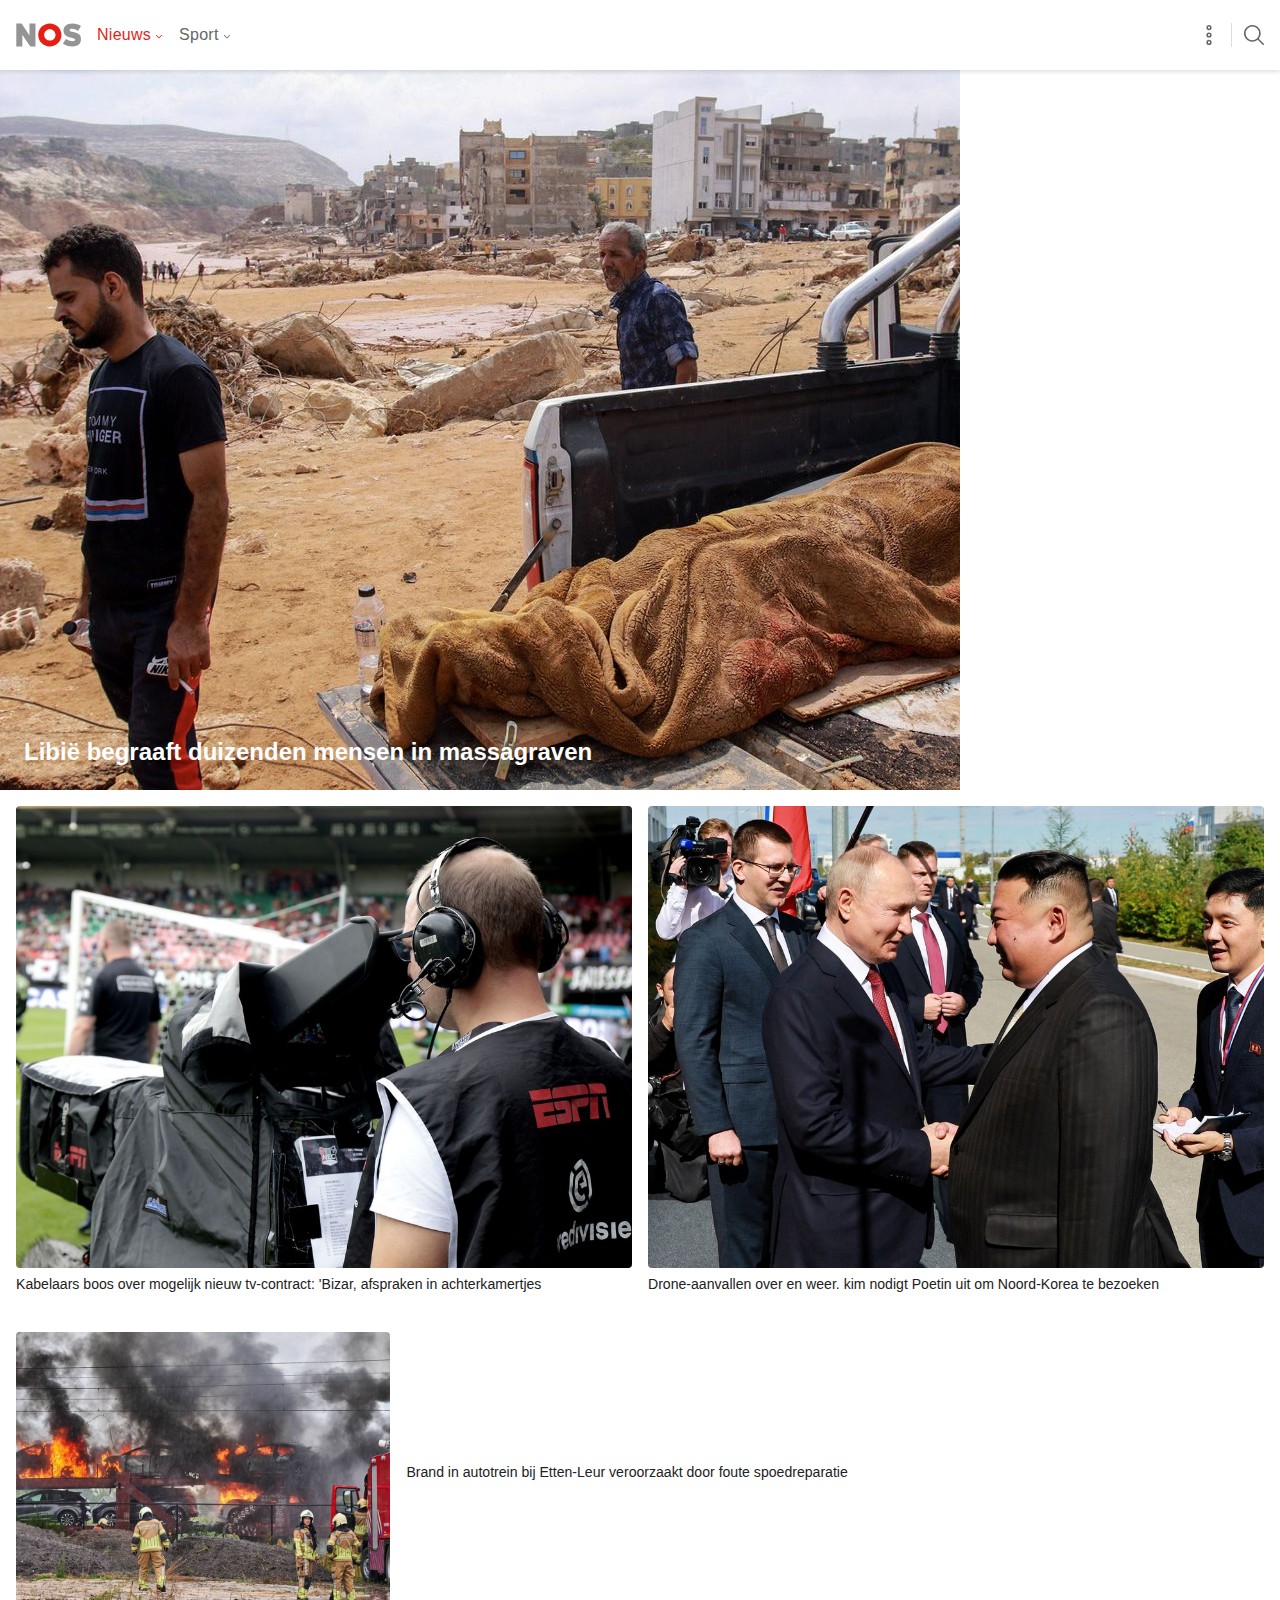
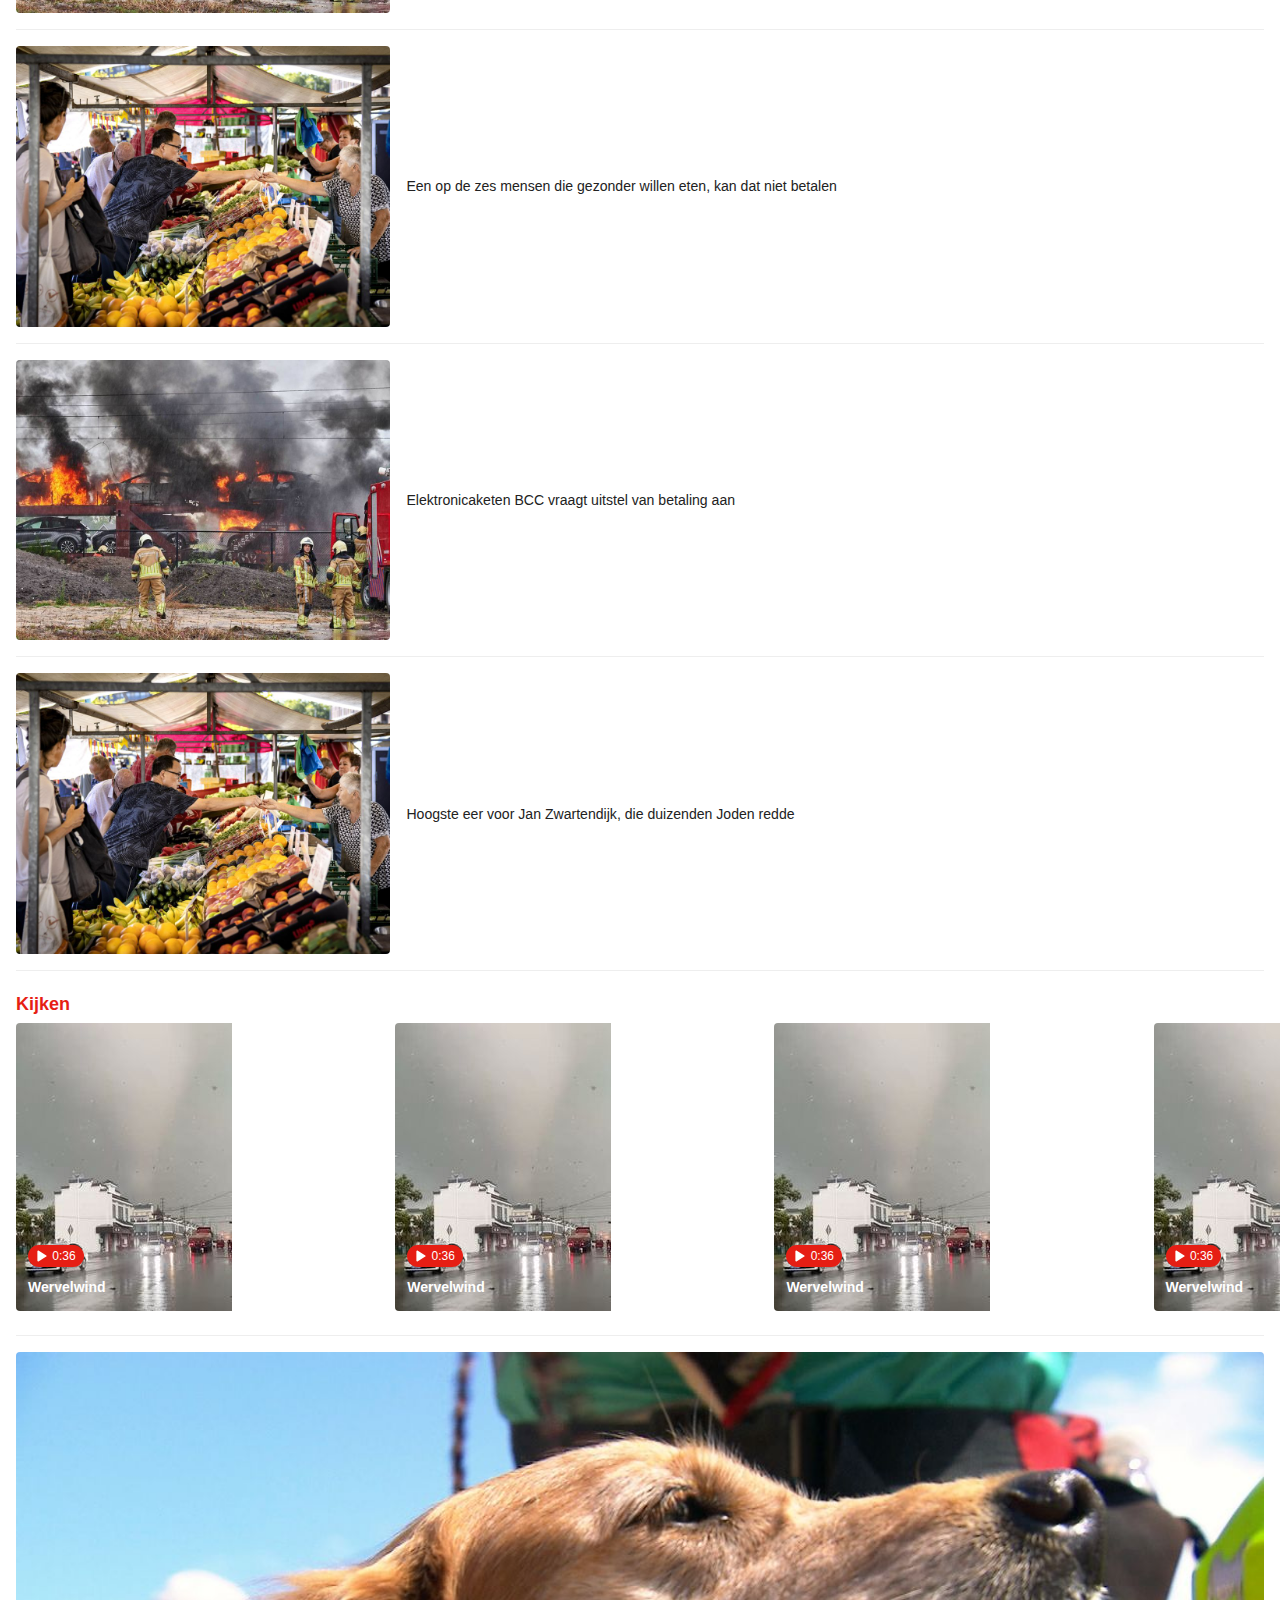
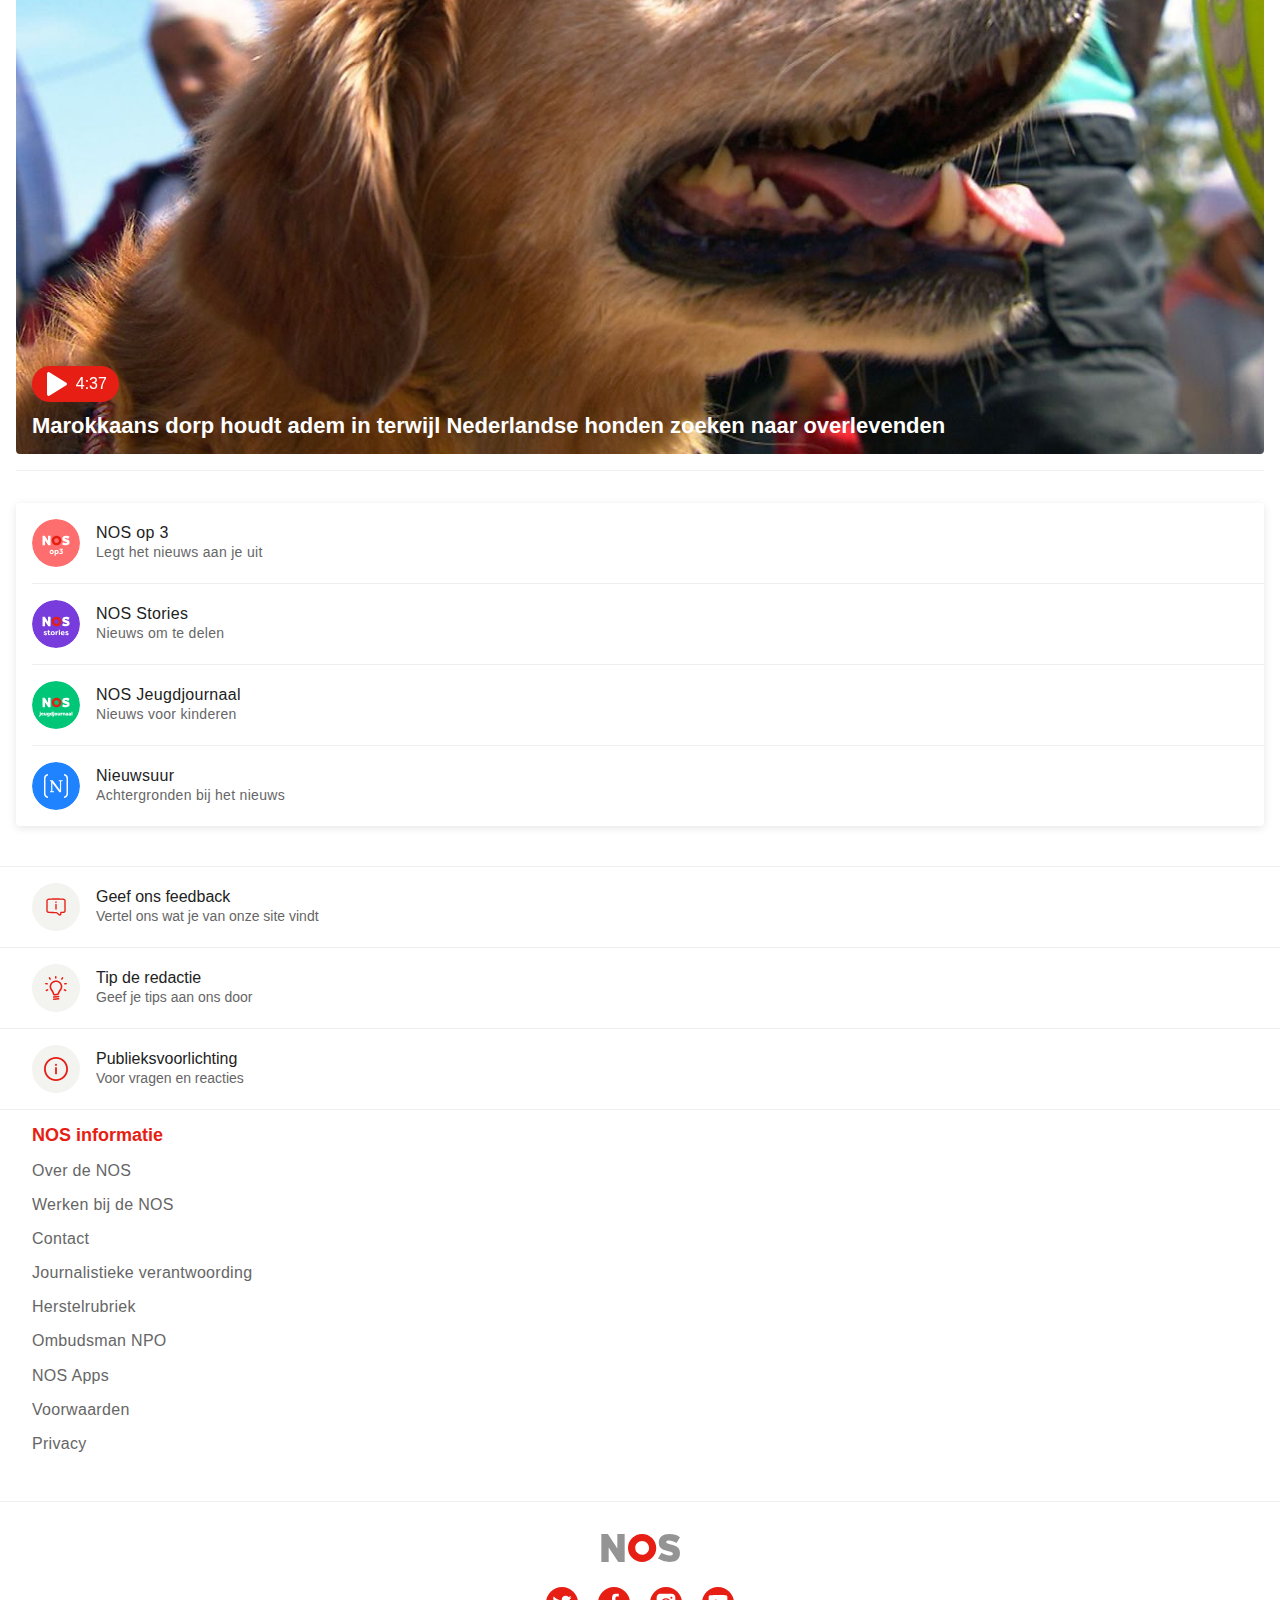
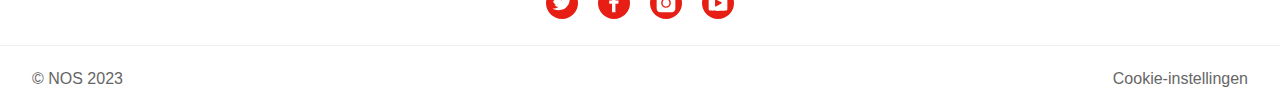
<file: index.html>
<!doctype html>
<html lang="nl">
	
<head>
	<meta charset="UTF-8">
	<meta name="author" content="Michael Peek">
	<meta name="viewport" content="width=device-width, initial-scale=1">
	
	<title>NOS</title>
	
	<link href="styles/style.css" rel="stylesheet">
	<link rel="icon" type="image/svg+xml" href="images/favicon.svg">
</head>





<body>

	<h1>NOS homepagina</h1>

	<header>

		<nav aria-label="hoofdnavigatie">
			<ul>
				<li>
					<a title="Link naar de homepage" href="index.html">

						<svg width="79" height="28" viewBox="0 0 79 28">
							<g fill="none" fill-rule="evenodd">
								<path fill="currentColor" d="M78.94 18.93c0-5.31-2.57-6.91-9.32-8.54-3.46-.8-4.41-1.27-4.41-2.28 0-.96.53-1.66 2.76-1.66 2.72 0 5.1.93 7.48 2.55 0 0 3.15-5.01 3.49-5.87C76.2 1.12 72.92 0 68.35 0c-6.48 0-10.58 3.44-10.58 8.54 0 5.4 3.1 7.19 9.58 8.7 3.6.84 4.57 1.46 4.57 2.47 0 1.27-.85 1.74-3.5 1.74-2.49 0-5.9-1.36-7.85-2.71l-3.6 5.87a21.29 21.29 0 0 0 11.3 3.29c6.45 0 10.67-2.33 10.67-8.73"></path>
								<path fill="#E61E14" d="M27 13.95C27 6.25 33.32 0 41.12 0c7.8 0 14.13 6.25 14.13 13.95S48.92 27.9 41.12 27.9C33.32 27.9 27 21.65 27 13.95m7.2 0c0-3.78 3.1-6.84 6.92-6.84 3.83 0 6.93 3.06 6.93 6.84s-3.1 6.84-6.93 6.84a6.89 6.89 0 0 1-6.93-6.84"></path>
								<path fill="currentColor" d="M23.67 27.9V0h-7.33v14.35S6.88 0 6.82 0H.36v27.9h7.32V13.55l9.63 14.35h6.36z"></path>
							</g>
						</svg>

					</a>
				</li>

				<li>

					<button aria-label="nieuws">

						<p>Nieuws</p>

						<svg viewBox="0 0 9 6">
							<path fill="currentColor" d="M4.179 4.865a.45.45 0 0 0 .606.034l.037-.034 3.045-3.08a.464.464 0 0 0 0-.65.45.45 0 0 0-.606-.034l-.037.034L4.5 3.89 1.776 1.135A.45.45 0 0 0 1.17 1.1l-.037.034a.464.464 0 0 0-.033.613l.033.037 3.046 3.08z"></path>
						</svg>

					</button>

					<ol role="menu">

						<li role="menuitem">
							<a href="/">
								<p>Voorpagina</p>
							</a>
							<object></object>
						</li>

						<li role="menuitem">
							<a href="/">
								<p>Laatste nieuws</p>
							</a>
							<object></object>
						</li>

						<li role="menuitem">
							<a href="/">
								<p>Video's</p>
							</a>
							<object></object>
						</li>

						<li role="menuitem">
							<a href="/">
								<p>Binnenland</p>
							</a>
							<object></object>
						</li>

						<li role="menuitem">
							<a href="/">
								<p>Buitenland</p>
							</a>
							<object></object>
						</li>

						<li role="menuitem">
							<a href="/">
								<p>Regionaal nieuws</p>
							</a>
							<object></object>
						</li>

						<li role="menuitem">
							<a href="/">
								<p>Politiek</p>
							</a>
							<object></object>
						</li>

						<li role="menuitem">
							<a href="/">
								<p>Economie</p>
							</a>
							<object></object>
						</li>

						<li role="menuitem">
							<a href="/">
								<p>Koningshuis</p>
							</a>
							<object></object>
						</li>

						<li role="menuitem">
							<a href="/">
								<p>Tech</p>
							</a>
							<object></object>
						</li>

						<li role="menuitem">
							<a href="/">
								<p>Cultuur & Media</p>
							</a>
							<object></object>
						</li>

						<li role="menuitem">
							<a href="/">
								<p>Opmerkelijk</p>
							</a>
							<object></object>
						</li>

						<li role="menuitem">
							<a href="/">
								<p>Archief</p>
							</a>
							<object></object>
						</li>

					</ol>

				</li>

				<li>

					<button aria-label="sport">

						<p>Sport</p>

						<svg viewBox="0 0 9 6">
							<path fill="currentColor" d="M4.179 4.865a.45.45 0 0 0 .606.034l.037-.034 3.045-3.08a.464.464 0 0 0 0-.65.45.45 0 0 0-.606-.034l-.037.034L4.5 3.89 1.776 1.135A.45.45 0 0 0 1.17 1.1l-.037.034a.464.464 0 0 0-.033.613l.033.037 3.046 3.08z"></path>
						</svg>

					</button>

					<ol role="menu">

						<li role="menuitem">
							<a href="/">
								<p>Voorpagina</p>
							</a>
							<object></object>
						</li>

						<li role="menuitem">
							<a href="/">
								<p>Video's</p>
							</a>
							<object></object>
						</li>

						<li role="menuitem">
							<a href="/">
								<p>Voetbal</p>
							</a>
							<object></object>
						</li>

						<li role="menuitem">
							<a href="/">
								<p>Formule 1</p>
							</a>
							<object></object>
						</li>

						<li role="menuitem">
							<a href="/">
								<p>Wielrennen</p>
							</a>
							<object></object>
						</li>

						<li role="menuitem">
							<a href="/">
								<p>Schaatsen</p>
							</a>
							<object></object>
						</li>

						<li role="menuitem">
							<a href="/">
								<p>Tennis</p>
							</a>
							<object></object>
						</li>

						
						<li role="menuitem">
							<a href="/">
								<p>Archief</p>
							</a>
							<object></object>
						</li>

					</ol>

				</li>
			</ul>
		</nav>


		<nav aria-label="zijnavigatie">
			<ul>
				<li>
					<button aria-label="meer">
						
						<svg width="24" height="24" viewBox="0 0 24 24">
							<path fill="currentColor" d="M3.13 8.87a3.13 3.13 0 1 1 0 6.26 3.13 3.13 0 0 1 0-6.26zm8.87 0a3.13 3.13 0 1 1 0 6.26 3.13 3.13 0 0 1 0-6.26zm8.87 0a3.13 3.13 0 1 1 0 6.26 3.13 3.13 0 0 1 0-6.26zm-17.74 1.8a1.33 1.33 0 1 0 0 2.66 1.33 1.33 0 0 0 0-2.66zm8.87 0a1.33 1.33 0 1 0 0 2.66 1.33 1.33 0 0 0 0-2.66zm8.87 0a1.33 1.33 0 1 0 0 2.66 1.33 1.33 0 0 0 0-2.66z"></path>
						</svg>

					</button>

					<ol role="menu">

						<li role="menuitem">
							<a href="/">
								<p>Live</p>
							</a>
							<object></object>
						</li>

						<li role="menuitem">
							<a href="/">
								<p>Programma's</p>
							</a>
							<object></object>
						</li>

						<li role="menuitem">
							<a href="/">
								<p>Weer</p>
							</a>
							<object></object>
						</li>

					</ol>

				</li>

				<li>

					<object aria-label="nav_streep"></object>

					<a aria-label="zoeken" href="/">
						
						<svg width="24" height="24" viewBox="0 0 24 24" id="zoek">
							<path fill="currentColor" fill-rule="nonzero" d="M10.04 0c5.545 0 10.04 4.495 10.04 10.04a10 10 0 0 1-2.333 6.435l5.99 5.992a.9.9 0 0 1-1.205 1.334l-.068-.061-5.992-5.99a10.005 10.005 0 0 1-6.432 2.33C4.495 20.08 0 15.585 0 10.04 0 4.495 4.495 0 10.04 0zm0 1.8a8.241 8.241 0 0 0 0 16.48 8.241 8.241 0 0 0 0-16.48z"></path>
						</svg>

					</a>

				</li>
			</ul>
		</nav>

	</header>


	<!-------------------------------START HOOFD ARIEKELEN------------------------------->


	<section id="hoofdartikel">
		<ul>
			<li>
				<a href="artikel.html">
					<h2>
						Libië begraaft duizenden mensen in massagraven
					</h2>

					<figure>
						<img src="images/hoofdartikel1.jpg" alt="Libië begraaft duizenden mensen in massagraven">
					</figure>
				</a>
			</li>
		</ul>
	</section>


	<section id="subartikels">
	
		<ul>
			<li>
				<a href="artikel.html">
					<figure>
						<img src="images/grootartikel1.jpeg" alt="Kabelaars boos over mogelijk nieuw tv-contract">
					</figure>

					<h2>
						Kabelaars boos over mogelijk nieuw tv-contract: 'Bizar, afspraken in achterkamertjes
					</h2>
				</a>
			</li>

			<li>
				<a href="artikel.html">
					<figure>
						<img src="images/grootartikel2.jpeg" alt="Drone-aanvallen over en weer">
					</figure>

					<h2>
						Drone-aanvallen over en weer. kim nodigt Poetin uit om Noord-Korea te bezoeken
					</h2>
				</a>
			</li>
		</ul>
		
	</section>





	<div>

		<!-------------------------------START ARIEKELS ONDER ELKAAR------------------------------->

		<section id="row_artikel">
			<ul>
				<li>
					<a href="artikel.html">
						<figure>
							<img src="images/artikel1.jpeg">
						</figure>
						<h2>
							Brand in autotrein bij Etten-Leur veroorzaakt door foute spoedreparatie
						</h2>
					</a>
				</li>
	
				<li>
					<a href="artikel.html">
						<figure>
							<img src="images/artikel2.jpeg">
						</figure>
						<h2>
							Een op de zes mensen die gezonder willen eten, kan dat niet betalen
						</h2>
					</a>
				</li>

				<li>
					<a href="artikel.html">
						<figure>
							<img src="images/artikel1.jpeg">
						</figure>
						<h2>
							Elektronicaketen BCC vraagt uitstel van betaling aan
						</h2>
					</a>
				</li>

				
				<li>
					<a href="artikel.html">
						<figure>
							<img src="images/artikel2.jpeg">
						</figure>
						<h2>
							Hoogste eer voor Jan Zwartendijk, die duizenden Joden redde
						</h2>
					</a>
				</li>
			</ul>

		</section>

		<!-------------------------------START VIDEO CAROUSEL------------------------------->

		<section id="kijken_carousel">
			<h2 id="sectie_titel">
				Kijken
			</h2>
			
			<ul>

				<li>
					<a href="/">

						<section>

							<object>

								<svg width="26" height="26" viewBox="0 0 26 26" aria-hidden="true">
									<path fill="currentColor" d="M22.3 11.76 5.34 1.23C4.33.61 3 1.31 3 2.47v21.06c0 1.16 1.33 1.86 2.33 1.24L22.3 14.24c.93-.58.93-1.9 0-2.47"></path>
								</svg>

								<span>
									<time datetime="0m 36s">0:36</time>
								</span>

							</object>

							<h3>
								Wervelwind
							</h3>

						</section>

						<figure>
							<img src="images/filmpjeklijn.jpeg">
						</figure>

					</a>
				</li>

				<li>
					<a href="/">

						<section>

							<object>

								<svg width="26" height="26" viewBox="0 0 26 26" aria-hidden="true">
									<path fill="currentColor" d="M22.3 11.76 5.34 1.23C4.33.61 3 1.31 3 2.47v21.06c0 1.16 1.33 1.86 2.33 1.24L22.3 14.24c.93-.58.93-1.9 0-2.47"></path>
								</svg>

								<span>
									<time datetime="0m 36s">0:36</time>
								</span>

							</object>

							<h3>
								Wervelwind
							</h3>

						</section>

						<figure>
							<img src="images/filmpjeklijn.jpeg">
						</figure>

					</a>
				</li>

				<li>
					<a href="/">

						<section>

							<object>

								<svg width="26" height="26" viewBox="0 0 26 26" aria-hidden="true">
									<path fill="currentColor" d="M22.3 11.76 5.34 1.23C4.33.61 3 1.31 3 2.47v21.06c0 1.16 1.33 1.86 2.33 1.24L22.3 14.24c.93-.58.93-1.9 0-2.47"></path>
								</svg>

								<span>
									<time datetime="0m 36s">0:36</time>
								</span>

							</object>

							<h3>
								Wervelwind
							</h3>

						</section>

						<figure>
							<img src="images/filmpjeklijn.jpeg">
						</figure>

					</a>
				</li>

				<li>
					<a href="/">

						<section>

							<object>

								<svg width="26" height="26" viewBox="0 0 26 26" aria-hidden="true">
									<path fill="currentColor" d="M22.3 11.76 5.34 1.23C4.33.61 3 1.31 3 2.47v21.06c0 1.16 1.33 1.86 2.33 1.24L22.3 14.24c.93-.58.93-1.9 0-2.47"></path>
								</svg>

								<span>
									<time datetime="0m 36s">0:36</time>
								</span>

							</object>

							<h3>
								Wervelwind
							</h3>

						</section>

						<figure>
							<img src="images/filmpjeklijn.jpeg">
						</figure>

					</a>
				</li>

				<li>
					<a href="/">

						<section>

							<object>

								<svg width="26" height="26" viewBox="0 0 26 26" aria-hidden="true">
									<path fill="currentColor" d="M22.3 11.76 5.34 1.23C4.33.61 3 1.31 3 2.47v21.06c0 1.16 1.33 1.86 2.33 1.24L22.3 14.24c.93-.58.93-1.9 0-2.47"></path>
								</svg>

								<span>
									<time datetime="0m 36s">0:36</time>
								</span>

							</object>

							<h3>
								Wervelwind
							</h3>

						</section>

						<figure>
							<img src="images/filmpjeklijn.jpeg">
						</figure>

					</a>
				</li>

				<li>
					<a href="/">

						<section>

							<object>

								<svg width="26" height="26" viewBox="0 0 26 26" aria-hidden="true">
									<path fill="currentColor" d="M22.3 11.76 5.34 1.23C4.33.61 3 1.31 3 2.47v21.06c0 1.16 1.33 1.86 2.33 1.24L22.3 14.24c.93-.58.93-1.9 0-2.47"></path>
								</svg>

								<span>
									<time datetime="0m 36s">0:36</time>
								</span>

							</object>

							<h3>
								Wervelwind
							</h3>

						</section>

						<figure>
							<img src="images/filmpjeklijn.jpeg">
						</figure>

					</a>
				</li>

				<li>
					<a href="/">

						<section>

							<object>

								<svg width="26" height="26" viewBox="0 0 26 26" aria-hidden="true">
									<path fill="currentColor" d="M22.3 11.76 5.34 1.23C4.33.61 3 1.31 3 2.47v21.06c0 1.16 1.33 1.86 2.33 1.24L22.3 14.24c.93-.58.93-1.9 0-2.47"></path>
								</svg>

								<span>
									<time datetime="0m 36s">0:36</time>
								</span>

							</object>

							<h3>
								Wervelwind
							</h3>

						</section>

						<figure>
							<img src="images/filmpjeklijn.jpeg">
						</figure>

					</a>
				</li>

				<li>
					<a href="/">

						<section>

							<object>

								<svg width="26" height="26" viewBox="0 0 26 26" aria-hidden="true">
									<path fill="currentColor" d="M22.3 11.76 5.34 1.23C4.33.61 3 1.31 3 2.47v21.06c0 1.16 1.33 1.86 2.33 1.24L22.3 14.24c.93-.58.93-1.9 0-2.47"></path>
								</svg>

								<span>
									<time datetime="0m 36s">0:36</time>
								</span>

							</object>

							<h3>
								Wervelwind
							</h3>

						</section>

						<figure>
							<img src="images/filmpjeklijn.jpeg">
						</figure>

					</a>
				</li>

				<li>
					<a href="/">

						<section>

							<object>

								<svg width="26" height="26" viewBox="0 0 26 26" aria-hidden="true">
									<path fill="currentColor" d="M22.3 11.76 5.34 1.23C4.33.61 3 1.31 3 2.47v21.06c0 1.16 1.33 1.86 2.33 1.24L22.3 14.24c.93-.58.93-1.9 0-2.47"></path>
								</svg>

								<span>
									<time datetime="0m 36s">0:36</time>
								</span>

							</object>

							<h3>
								Wervelwind
							</h3>

						</section>

						<figure>
							<img src="images/filmpjeklijn.jpeg">
						</figure>

					</a>
				</li>
				

			</ul>

		</section>

		<!-------------------------------START GROTE VIDEO------------------------------->

		<section id="videogroot">

			<ul>
				<li>
					<a href="/">
						<section>

							<object>

								<svg width="26" height="26" viewBox="0 0 26 26" aria-hidden="true">
									<path fill="currentColor" d="M22.3 11.76 5.34 1.23C4.33.61 3 1.31 3 2.47v21.06c0 1.16 1.33 1.86 2.33 1.24L22.3 14.24c.93-.58.93-1.9 0-2.47"></path>
								</svg>

								<span>
									<time datetime="4m 37s">4:37</time>
								</span>

							</object>

							<h2>
								Marokkaans dorp houdt adem in terwijl Nederlandse honden zoeken naar overlevenden
							</h2>

						</section>

						<figure>
							<img src="images/video1.jpeg">
						</figure>

					</a>
				</li>
			</ul>

		</section>


		<!-- 
		<section>
			sliders artikelen en colecties
		</section>
		-->

		<!-------------------------------START ANDERE NOS APPS------------------------------->
		
		<section id="meer_nos">
			<ul>

				<li>

					<a aria-label="Ga naar NOS op 3" href="/">
						<section>

							<object id="meer_nos_svg">
								<svg width="60" height="60" viewBox="0 0 60 60">

									<g fill="none" fill-rule="evenodd">

										<circle cx="30" cy="30" r="30" fill="#FF6E6E"></circle>

										<path fill="#FFF" d="M24.674 42.545c.19 0 .36-.037.507-.11.148-.074.273-.175.375-.302.102-.126.178-.269.227-.427a1.645 1.645 0 0 0 0-.981 1.213 1.213 0 0 0-.227-.422 1.149 1.149 0 0 0-.375-.296c-.148-.074-.317-.11-.507-.11s-.361.036-.513.11a1.09 1.09 0 0 0-.375.296 1.36 1.36 0 0 0-.227.422 1.533 1.533 0 0 0-.079.49 1.504 1.504 0 0 0 .306.918c.1.127.224.228.375.301.152.074.323.111.513.111m-2.664-1.33c0-.366.065-.708.196-1.029a2.494 2.494 0 0 1 1.384-1.403c.327-.137.688-.206 1.083-.206s.754.069 1.078.206a2.509 2.509 0 0 1 1.378 1.404c.13.32.196.662.196 1.029 0 .365-.065.708-.196 1.028-.13.32-.311.6-.544.84-.232.238-.51.428-.834.569-.324.14-.683.211-1.078.211s-.756-.07-1.083-.211a2.539 2.539 0 0 1-1.384-1.409 2.707 2.707 0 0 1-.196-1.028m7.736 1.171c.197.134.489.2.876.2.374 0 .668-.124.883-.374.214-.25.322-.582.322-.998 0-.161-.02-.32-.058-.475a1.252 1.252 0 0 0-.18-.406.913.913 0 0 0-.317-.28c-.13-.07-.29-.105-.48-.105a.98.98 0 0 0-.777.348 1.234 1.234 0 0 0-.27.771v1.319zm-1.511-3.641h1.458c.013.092.024.181.031.269l.022.269c.161-.204.37-.36.623-.47.253-.108.518-.163.792-.163.36 0 .677.07.951.211.275.14.504.33.687.565.183.235.32.506.412.812.092.306.137.621.137.945 0 .457-.077.855-.232 1.193a2.479 2.479 0 0 1-.602.833c-.247.218-.525.38-.835.486-.31.105-.616.158-.92.158-.239 0-.436-.021-.59-.064a7.566 7.566 0 0 1-.423-.126v2.142h-1.511v-7.06zm6.392 3.229c.218.19.442.336.67.438.23.102.481.153.756.153.324 0 .593-.088.808-.264.215-.175.323-.422.323-.738a.966.966 0 0 0-.249-.655c-.165-.19-.427-.285-.787-.285-.133 0-.259.013-.375.037a1.476 1.476 0 0 0-.27.08l-.39-.623 1.7-1.741h-2.482v-1.32h4.184v1.088l-1.384 1.561c.528.099.928.32 1.2.665.27.345.406.777.406 1.298 0 .352-.072.665-.217.94a2.094 2.094 0 0 1-.576.69c-.24.187-.516.33-.829.428-.313.099-.64.148-.977.148a3.72 3.72 0 0 1-1.326-.222 3.18 3.18 0 0 1-1.01-.601l.825-1.077zm12.346-12.862c0-2.277-1.107-2.963-4.012-3.658-1.485-.348-1.897-.547-1.897-.978 0-.413.23-.712 1.188-.712 1.172 0 2.195.398 3.219 1.093 0 0 1.359-2.15 1.502-2.517C45.8 21.481 44.381 21 42.417 21c-2.79 0-4.555 1.474-4.555 3.66 0 2.318 1.337 3.08 4.126 3.726 1.551.364 1.964.629 1.964 1.059 0 .547-.363.746-1.502.746-1.073 0-2.541-.58-3.383-1.16l-1.551 2.517c1.204.795 3.003 1.408 4.868 1.408 2.773 0 4.59-.996 4.59-3.743"></path>

										<path fill="#E61E14" d="M24.619 26.978c0-3.302 2.721-5.978 6.079-5.978 3.357 0 6.08 2.676 6.08 5.978 0 3.302-2.723 5.978-6.08 5.978-3.358 0-6.08-2.676-6.08-5.978m3.098 0c0-1.62 1.335-2.933 2.982-2.933 1.647 0 2.982 1.314 2.982 2.933 0 1.62-1.335 2.933-2.982 2.933-1.647 0-2.982-1.313-2.982-2.933"></path>

										<path fill="#FFF" d="M23.185 32.956V21h-3.151v6.149S15.961 21 15.935 21h-2.78v11.956h3.153v-6.149l4.142 6.15h2.736z"></path>

									</g>

								</svg>
							</object>

							<object id="meer_nos_tekst">
								<span id="meer_nos_tekst_titel">
									NOS op 3
								</span>

								<span id="meer_nos_tekst_inleiding">
									Legt het nieuws aan je uit
								</span>
							</object>

						</section>
					</a>

					<object id="meer_nos_line"></object>

				</li>


				<li>

					<a aria-label="Ga naar NOS Stories" href="/">
						<section>

							<object id="meer_nos_svg">

								<svg width="60" height="60" viewBox="0 0 60 60">

									<g fill="none" fill-rule="evenodd">

										<circle cx="30" cy="30" r="30" fill="#783CDC"></circle>
										
										<path fill="#FFF" d="M15.132 42.408c.158.142.366.26.624.355.258.095.507.143.748.143.22 0 .402-.027.547-.082a.307.307 0 0 0 .216-.314.317.317 0 0 0-.046-.168.44.44 0 0 0-.17-.142 2.154 2.154 0 0 0-.346-.137 12.02 12.02 0 0 0-.562-.162 3.823 3.823 0 0 1-.552-.188 1.993 1.993 0 0 1-.485-.29 1.319 1.319 0 0 1-.34-.416 1.182 1.182 0 0 1-.13-.568c0-.223.052-.425.155-.604.103-.18.246-.335.428-.467.183-.132.4-.233.65-.305.251-.07.521-.106.81-.106.413 0 .774.046 1.084.137.31.092.594.225.856.401l-.63.964a3.29 3.29 0 0 0-.541-.274 1.86 1.86 0 0 0-.686-.121c-.227 0-.392.032-.495.096-.104.064-.155.15-.155.259 0 .155.106.27.32.345.213.074.502.159.866.254.496.135.855.32 1.078.558.224.237.336.552.336.944 0 .264-.06.49-.18.68-.121.19-.283.347-.486.472s-.433.218-.69.279c-.259.06-.522.091-.79.091-.433 0-.843-.057-1.228-.172-.385-.115-.698-.291-.938-.528l.733-.934zm4.735-2.142h-.763V39.12h.763v-1.44h1.486v1.44H22.6v1.147h-1.247v1.878c0 .23.046.408.14.533.092.126.238.188.438.188a.93.93 0 0 0 .392-.076c.11-.05.213-.11.31-.178l.598.893c-.468.366-.977.549-1.527.549-.344 0-.633-.05-.867-.148a1.45 1.45 0 0 1-.567-.406c-.145-.172-.248-.38-.31-.624s-.093-.514-.093-.812v-1.798zm6.098 2.508a1.08 1.08 0 0 0 .861-.397c.1-.121.174-.258.222-.41a1.566 1.566 0 0 0 0-.944 1.155 1.155 0 0 0-.222-.406 1.117 1.117 0 0 0-.366-.285 1.122 1.122 0 0 0-.495-.106 1.15 1.15 0 0 0-.5.106c-.149.071-.27.166-.367.285-.096.118-.17.253-.222.406a1.477 1.477 0 0 0 0 .944c.052.152.126.289.222.41.096.123.218.219.366.29.148.071.315.107.5.107m-2.6-1.28c0-.351.065-.681.192-.989.127-.308.304-.577.531-.807.227-.23.5-.411.82-.543.32-.132.672-.198 1.058-.198.385 0 .736.066 1.052.198.316.132.588.313.815.543a2.514 2.514 0 0 1 .722 1.797 2.51 2.51 0 0 1-.722 1.796c-.227.23-.499.413-.815.548a2.635 2.635 0 0 1-1.052.203c-.386 0-.738-.067-1.058-.203a2.505 2.505 0 0 1-.82-.548 2.484 2.484 0 0 1-.531-.807 2.568 2.568 0 0 1-.191-.99m6.077-2.374h1.423l.052.598c.124-.162.294-.318.51-.466.217-.15.497-.224.842-.224.13 0 .242.007.335.02.093.014.184.038.273.072l-.237 1.288a1.817 1.817 0 0 0-.537-.07c-.35 0-.634.103-.85.31-.217.206-.326.498-.326.877v2.355h-1.485v-4.76zm4.095 4.76h1.486v-4.76h-1.486v4.76zm-.051-5.461h1.589v-1.31h-1.59v1.31zm5.942 2.578a.835.835 0 0 0-.062-.31.91.91 0 0 0-.185-.289 1.02 1.02 0 0 0-.31-.218 1.053 1.053 0 0 0-.444-.086 1.12 1.12 0 0 0-.453.086c-.131.058-.24.13-.325.218a.93.93 0 0 0-.196.29.783.783 0 0 0-.068.31h2.043zm1.3 2.365c-.055.034-.138.09-.247.168a2.27 2.27 0 0 1-.429.228 3.94 3.94 0 0 1-.624.198c-.24.058-.516.086-.825.086-.413 0-.784-.062-1.114-.187-.33-.126-.61-.3-.841-.523a2.199 2.199 0 0 1-.526-.807 2.897 2.897 0 0 1-.18-1.04c0-.332.056-.652.17-.96.113-.308.276-.577.49-.807.212-.23.474-.414.783-.553.31-.139.66-.208 1.053-.208.392 0 .736.068 1.032.203.295.136.545.323.748.563.202.24.355.528.459.863.103.335.154.702.154 1.101v.244h-3.446c.007.257.122.482.346.675.224.193.531.29.923.29.386 0 .699-.056.94-.168a3.2 3.2 0 0 0 .525-.29l.61.924zm1.444-.954c.159.142.367.26.625.355.258.095.507.143.748.143.22 0 .402-.027.546-.082a.307.307 0 0 0 .217-.314.317.317 0 0 0-.046-.168.44.44 0 0 0-.17-.142 2.154 2.154 0 0 0-.346-.137 12.02 12.02 0 0 0-.562-.162 3.823 3.823 0 0 1-.552-.188 1.974 1.974 0 0 1-.485-.29 1.319 1.319 0 0 1-.34-.416 1.182 1.182 0 0 1-.13-.568c0-.223.052-.425.155-.604.103-.18.246-.335.428-.467s.399-.233.65-.305c.251-.07.521-.106.81-.106.413 0 .774.046 1.083.137.31.092.595.225.857.401l-.63.964a3.33 3.33 0 0 0-.541-.274 1.86 1.86 0 0 0-.686-.121c-.227 0-.392.032-.496.096-.103.064-.154.15-.154.259 0 .155.106.27.32.345.212.074.501.159.866.254.495.135.855.32 1.078.558.224.237.335.552.335.944 0 .264-.06.49-.18.68-.12.19-.282.347-.485.472s-.433.218-.691.279c-.258.06-.521.091-.79.091-.433 0-.842-.057-1.227-.172a2.21 2.21 0 0 1-.939-.528l.732-.934zm4.801-13.295c0-2.277-1.107-2.963-4.012-3.658-1.485-.348-1.897-.547-1.897-.978 0-.413.23-.712 1.188-.712 1.172 0 2.195.398 3.219 1.093 0 0 1.359-2.15 1.502-2.517C45.8 21.481 44.381 21 42.417 21c-2.79 0-4.555 1.474-4.555 3.66 0 2.318 1.337 3.08 4.126 3.726 1.551.364 1.964.629 1.964 1.059 0 .547-.363.746-1.502.746-1.073 0-2.541-.58-3.383-1.16l-1.551 2.517c1.204.795 3.003 1.408 4.868 1.408 2.773 0 4.59-.996 4.59-3.743"></path>

										<path fill="#E61E14" d="M24.619 26.978c0-3.302 2.721-5.978 6.079-5.978 3.357 0 6.08 2.676 6.08 5.978 0 3.302-2.723 5.978-6.08 5.978-3.358 0-6.08-2.676-6.08-5.978m3.098 0c0-1.62 1.335-2.933 2.982-2.933 1.647 0 2.982 1.314 2.982 2.933 0 1.62-1.335 2.933-2.982 2.933-1.647 0-2.982-1.313-2.982-2.933"></path>

										<path fill="#FFF" d="M23.185 32.956V21h-3.151v6.149S15.961 21 15.935 21h-2.78v11.956h3.153v-6.149l4.142 6.15h2.736z"></path>
									
									</g>

								</svg>

							</object>

							<object id="meer_nos_tekst">
								<span id="meer_nos_tekst_titel">
									NOS Stories
								</span>

								<span id="meer_nos_tekst_inleiding">
									Nieuws om te delen
								</span>
							</object>

						</section>
					</a>

					<object id="meer_nos_line"></object>
					
				</li>


				<li>

					<a aria-label="Ga naar NOS Jeugdjournaal" href="/">
						<section>

							<object id="meer_nos_svg">

								<svg width="60" height="60" viewBox="0 0 60 60">
						
									<g fill="none" fill-rule="evenodd">
										
										<circle cx="30" cy="30" r="30" fill="#00C678"></circle>
										
										<path fill="#FFF" fill-rule="nonzero" d="M10.963 39.262v-.931h-1.28v.931h1.28zM9.466 44.4c.289 0 .527-.043.714-.13.186-.086.334-.207.444-.364.11-.156.185-.34.227-.553.042-.212.063-.444.063-.696V39.71H9.732v3.087c0 .182-.03.327-.088.434-.058.107-.19.161-.396.161a.577.577 0 0 1-.216-.042 1.59 1.59 0 0 1-.204-.098l-.44.805c.135.112.298.197.49.255.19.059.387.088.588.088zm3.716-1.288c.164 0 .318-.013.463-.038.144-.026.275-.056.392-.091a2.47 2.47 0 0 0 .518-.221l-.371-.77a1.82 1.82 0 0 1-.389.161 1.865 1.865 0 0 1-.55.077c-.153 0-.283-.016-.388-.049a.71.71 0 0 1-.252-.13.463.463 0 0 1-.133-.171.566.566 0 0 1-.045-.175h2.226v-.224c0-.317-.043-.594-.127-.83a1.653 1.653 0 0 0-.346-.588 1.403 1.403 0 0 0-.518-.35 1.736 1.736 0 0 0-.634-.115c-.289 0-.542.051-.759.154a1.61 1.61 0 0 0-.539.402 1.687 1.687 0 0 0-.319.567c-.07.213-.104.429-.104.648 0 .55.16.979.482 1.285.322.305.787.458 1.393.458zm.42-2.107h-1.168c0-.056.011-.114.035-.175a.54.54 0 0 1 .104-.168.602.602 0 0 1 .182-.13.622.622 0 0 1 .26-.052.597.597 0 0 1 .444.182.51.51 0 0 1 .143.343zm2.576 2.086a1.426 1.426 0 0 0 .47-.091c.088-.033.175-.077.259-.133.084-.056.158-.124.224-.203l.041.336h1.142v-3.29H17.13v1.764c0 .07-.009.139-.025.207a.526.526 0 0 1-.084.185c-.04.056-.091.1-.154.133s-.141.049-.234.049c-.173 0-.293-.049-.361-.147a.676.676 0 0 1-.101-.392V39.71h-1.184v2.079c0 .233.03.432.091.595.061.163.144.297.249.402.105.105.23.182.375.231.144.05.303.074.476.074zm4.145 1.393c.583 0 1.026-.135 1.33-.406.303-.27.455-.719.455-1.344v-2.821a4.66 4.66 0 0 0-.739-.203 4.137 4.137 0 0 0-.767-.07c-.28 0-.537.04-.773.119-.236.08-.439.194-.609.343-.17.15-.302.336-.395.56-.094.224-.14.478-.14.763 0 .229.032.438.098.627a1.27 1.27 0 0 0 .742.801c.181.075.39.112.623.112.135 0 .273-.014.413-.042a.758.758 0 0 0 .37-.189v.112c0 .257-.059.44-.178.55-.119.11-.3.164-.543.164a1.44 1.44 0 0 1-.437-.067 1.703 1.703 0 0 1-.402-.185l-.448.819c.21.135.434.229.672.28.238.051.48.077.728.077zm.098-2.45a.53.53 0 0 1-.396-.161c-.105-.107-.157-.27-.157-.49 0-.107.012-.209.038-.305a.68.68 0 0 1 .123-.248.597.597 0 0 1 .216-.168.736.736 0 0 1 .316-.063c.125 0 .252.021.378.063v.805c0 .196-.048.34-.144.43a.517.517 0 0 1-.375.137zm3.486 1.057a1.207 1.207 0 0 0 .903-.427l.063.336h1.078v-4.669h-1.184v1.386a1.674 1.674 0 0 0-.517-.077c-.267 0-.508.044-.725.133a1.623 1.623 0 0 0-.92.92 1.844 1.844 0 0 0-.127.69c0 .294.047.563.14.808.094.245.23.443.407.592.116.098.248.174.395.227.147.054.31.081.486.081zm.343-1.015c-.197 0-.342-.06-.438-.178a.733.733 0 0 1-.143-.473c0-.266.066-.464.199-.595a.707.707 0 0 1 .515-.196c.135 0 .263.021.384.063v.791c0 .187-.043.331-.129.434-.086.103-.216.154-.389.154zm3.555-2.814v-.931h-1.28v.931h1.28zM26.308 44.4c.289 0 .527-.043.713-.13.187-.086.335-.207.445-.364.11-.156.185-.34.227-.553.042-.212.063-.444.063-.696V39.71h-1.183v3.087a.916.916 0 0 1-.087.434c-.058.107-.19.161-.396.161a.577.577 0 0 1-.216-.042 1.517 1.517 0 0 1-.203-.098l-.441.805c.135.112.298.197.49.255.19.059.387.088.588.088zm3.598-1.288c.26 0 .499-.046.713-.137.215-.09.4-.215.553-.374.154-.159.275-.344.361-.556.086-.213.13-.443.13-.69 0-.243-.044-.471-.13-.686a1.721 1.721 0 0 0-.36-.56 1.67 1.67 0 0 0-.553-.375 1.833 1.833 0 0 0-.715-.136c-.26 0-.499.046-.713.136a1.65 1.65 0 0 0-.553.375 1.707 1.707 0 0 0-.361.56c-.086.215-.13.443-.13.686 0 .247.044.477.13.69a1.653 1.653 0 0 0 .913.93c.215.091.453.137.715.137zm0-1.036a.59.59 0 0 1-.47-.203.767.767 0 0 1-.174-.518c0-.21.058-.383.174-.518a.59.59 0 0 1 .47-.203.59.59 0 0 1 .469.203.767.767 0 0 1 .174.518c0 .21-.058.383-.174.518a.59.59 0 0 1-.47.203zm3.303 1.015a1.395 1.395 0 0 0 .729-.224c.084-.056.158-.124.223-.203l.042.336h1.141v-3.29h-1.183v1.764a.9.9 0 0 1-.024.207.526.526 0 0 1-.084.185c-.04.056-.091.1-.154.133s-.141.049-.235.049c-.172 0-.292-.049-.36-.147a.676.676 0 0 1-.102-.392V39.71H32.02v2.079c0 .233.03.432.09.595.061.163.144.297.249.402.105.105.23.182.374.231.145.05.304.074.477.074zM37.04 43v-1.477c0-.565.256-.847.77-.847.116 0 .23.014.343.042l.154-1.008a.842.842 0 0 0-.179-.042 1.697 1.697 0 0 0-.242-.014.888.888 0 0 0-.5.136 1.307 1.307 0 0 0-.346.333l-.043-.413h-1.14V43h1.182zm2.652 0v-1.757c0-.07.009-.139.025-.207a.5.5 0 0 1 .087-.185c.043-.056.099-.1.169-.133s.158-.049.265-.049c.15 0 .258.049.326.147a.676.676 0 0 1 .101.392V43h1.183v-2.072c0-.229-.03-.426-.09-.591a1.084 1.084 0 0 0-.252-.407.986.986 0 0 0-.382-.23 1.482 1.482 0 0 0-.48-.074 1.395 1.395 0 0 0-.728.224 1.051 1.051 0 0 0-.224.203l-.041-.343h-1.142V43h1.183zm3.5.112c.224 0 .412-.03.564-.091.152-.06.302-.17.451-.329l.042.308h1.114v-1.988a1.54 1.54 0 0 0-.113-.612 1.206 1.206 0 0 0-.315-.441 1.31 1.31 0 0 0-.482-.267 2.099 2.099 0 0 0-.623-.087c-.392 0-.715.047-.967.14a2.104 2.104 0 0 0-.587.308l.447.679c.099-.07.227-.132.386-.185.158-.054.343-.081.553-.081.06 0 .122.006.185.017a.557.557 0 0 1 .175.064c.054.03.098.072.133.126a.368.368 0 0 1 .052.206v.063a4.469 4.469 0 0 0-.213-.021 3.45 3.45 0 0 0-.256-.007c-.21 0-.41.026-.602.077-.19.051-.359.127-.503.227a1.062 1.062 0 0 0-.47.9c0 .196.033.358.099.486a.83.83 0 0 0 .252.305.94.94 0 0 0 .336.157c.12.03.235.046.343.046zm.511-.805c-.26 0-.392-.121-.392-.364 0-.107.047-.2.14-.276.094-.078.238-.116.434-.116.136 0 .243.01.322.028v.217c0 .098-.015.18-.045.245s-.069.118-.116.158a.41.41 0 0 1-.16.084.717.717 0 0 1-.182.024zm3.004.805c.223 0 .411-.03.563-.091.152-.06.302-.17.452-.329l.042.308h1.113v-1.988c0-.233-.038-.438-.112-.612a1.209 1.209 0 0 0-.316-.441 1.307 1.307 0 0 0-.483-.267 2.09 2.09 0 0 0-.623-.087c-.392 0-.713.047-.965.14a2.119 2.119 0 0 0-.589.308l.449.679c.097-.07.226-.132.384-.185.16-.054.343-.081.553-.081.061 0 .123.006.186.017a.557.557 0 0 1 .175.064c.054.03.098.072.133.126a.368.368 0 0 1 .053.206v.063a3.439 3.439 0 0 0-.469-.028c-.21 0-.411.026-.602.077-.192.051-.36.127-.505.227a1.061 1.061 0 0 0-.469.9c0 .196.033.358.099.486a.83.83 0 0 0 .252.305.944.944 0 0 0 .335.157c.122.03.236.046.343.046zm.51-.805c-.26 0-.392-.121-.392-.364 0-.107.047-.2.14-.276.094-.078.239-.116.434-.116.136 0 .243.01.322.028v.217c0 .098-.015.18-.045.245s-.069.118-.115.158a.411.411 0 0 1-.162.084.698.698 0 0 1-.181.024zm3.34.693v-4.669h-1.183V43h1.183z"></path>
										
										<path fill="#FFF" d="M46.973 29.113c0-2.277-1.107-2.963-4.012-3.658-1.485-.348-1.897-.547-1.897-.978 0-.413.23-.712 1.188-.712 1.172 0 2.195.398 3.219 1.093 0 0 1.359-2.15 1.502-2.517C45.8 21.481 44.381 21 42.417 21c-2.79 0-4.555 1.474-4.555 3.66 0 2.318 1.337 3.08 4.126 3.726 1.551.364 1.964.629 1.964 1.059 0 .547-.363.746-1.502.746-1.073 0-2.541-.58-3.383-1.16l-1.551 2.517c1.204.795 3.003 1.408 4.868 1.408 2.773 0 4.59-.996 4.59-3.743"></path>

										<path fill="#E61E14" d="M24.619 26.978c0-3.302 2.721-5.978 6.079-5.978 3.357 0 6.08 2.676 6.08 5.978 0 3.302-2.723 5.978-6.08 5.978-3.358 0-6.08-2.676-6.08-5.978m3.098 0c0-1.62 1.335-2.933 2.982-2.933 1.647 0 2.982 1.314 2.982 2.933 0 1.62-1.335 2.933-2.982 2.933-1.647 0-2.982-1.313-2.982-2.933"></path>
										
										<path fill="#FFF" d="M23.185 32.956V21h-3.151v6.149S15.961 21 15.935 21h-2.78v11.956h3.153v-6.149l4.142 6.15h2.736z"></path>

									</g>
								
								</svg>

							</object>

							<object id="meer_nos_tekst">
								<span id="meer_nos_tekst_titel">
									NOS Jeugdjournaal
								</span>

								<span id="meer_nos_tekst_inleiding">
									Nieuws voor kinderen
								</span>
							</object>

						</section>
					</a>

					<object id="meer_nos_line"></object>
					
				</li>


				<li>

					<a aria-label="Ga naar Nieuwsuur" href="/">
						<section>

							<object id="meer_nos_svg">

								<svg width="60" height="60" viewBox="0 0 60 60">

									<g fill="none" fill-rule="evenodd">
										
										<circle cx="30" cy="30" r="30" fill="#1F83FF"></circle>
										
										<path fill="#FFF" d="M19.744 15.002a.149.149 0 0 1 .171.148v1.569a.143.143 0 0 1-.113.14 3.865 3.865 0 0 0-2.973 3.762v18.758a3.864 3.864 0 0 0 2.973 3.762.144.144 0 0 1 .113.14v1.57c0 .09-.081.162-.17.147A5.695 5.695 0 0 1 15 39.379V20.621a5.696 5.696 0 0 1 4.744-5.619zm20.512 0A5.696 5.696 0 0 1 45 20.62v18.758a5.696 5.696 0 0 1-4.744 5.619.15.15 0 0 1-.172-.148V43.28c0-.067.048-.125.113-.14a3.864 3.864 0 0 0 2.974-3.762V20.621a3.864 3.864 0 0 0-2.974-3.762.144.144 0 0 1-.113-.14v-1.57a.15.15 0 0 1 .172-.147zm-2.021 7.847v1.164H36.37V37.73h-2.134l-8.79-11.554v10.399h2.081v1.165H22.45v-1.165h1.486v-12.56h-1.512v-1.16H25.9l9.06 12.034c-.01-.08-.014-.907-.016-2.07V32.3l-.001-.272v-1.459l.001-.922c.002-2.062.008-4.16.01-5.11v-.25l.001-.096v-.178h-1.482v-1.164h4.76z"></path>
									
									</g>

								</svg>

							</object>

							<object id="meer_nos_tekst">
								<span id="meer_nos_tekst_titel">
									Nieuwsuur
								</span>

								<span id="meer_nos_tekst_inleiding">
									Achtergronden bij het nieuws
								</span>
							</object>

						</section>
					</a>
					
				</li>

			</ul>
		</section>

	</div>

	<!-------------------------------START FOOTER------------------------------->

	<footer>

		<section id="footer_part_1">
			
			<a aria-label="geef_feedback" href="#feedback_popup">
				<section>

					<object id="meer_nos_svg">

						<svg width="20" height="18" fill="none">
							
							<path fill="#E61E14" fill-rule="evenodd" d="m9.534.329 1.484-.003.854.005 1.183.019 1.066.03.649.026.598.03.551.034.673.054.35.034.412.049.282.044.08.004c1.03.07 1.875.83 1.953 1.813l.006.15v10.339c0 1.084-.928 1.937-2.054 1.967l-.17.026-.496.057-.519.046-.42.031-.504.031-.012.31-.003.37.001.207c.02 1.486-1.825 2.22-2.901 1.2l-.452-.424-.42-.384-.386-.34-.347-.294a13.65 13.65 0 0 0-.14-.114l-.248-.192a4.312 4.312 0 0 0-.206-.144l-.066-.043-.018-.015-.002-.007-.812.002-.94-.006-.884-.012-.832-.018-1.147-.038-.7-.031-.65-.037-.56-.039-.668-.056-.371-.04-.37-.047-.094-.004c-1.03-.07-1.875-.83-1.953-1.813l-.006-.15V2.618c0-1.034.848-1.867 1.947-1.96l.072-.003.18-.034.237-.033.303-.034.374-.033.658-.047.768-.04.88-.036L6.74.37 8.254.34l1.28-.012Zm1.909 1.349-1.45-.002c-.152 0-.302.002-.45.003l-1.266.012-1.496.027-1.283.039-1.078.05-.465.028-.582.046-.44.046-.116.015L2.47 2l-.11.004c-.4.034-.684.313-.684.614v10.34c0 .324.327.618.765.618l.113.01.244.032.455.05.638.053.855.056.662.034.713.028 1.169.033.845.015.9.01.998.001.06-.008.25-.006c.296-.004.662.173 1.17.556l.265.208.291.243.319.278.347.315.791.739c.23.218.627.06.623-.203a19.417 19.417 0 0 1 0-.443l.01-.384a6.51 6.51 0 0 1 .02-.322c.07-.753.159-1.045.787-1.076l.658-.037.3-.02.57-.043.436-.04.311-.037.193-.03.127-.012c.438 0 .765-.294.765-.618V2.617c0-.324-.327-.617-.765-.617l-.142-.016a1.63 1.63 0 0 0-.05-.01l-.23-.034-.362-.042-.502-.047-.714-.051-.86-.046-.634-.025-.685-.021-1.124-.022-.814-.008ZM10 5.839c.339 0 .62.25.668.575l.007.1V11a.675.675 0 0 1-1.343.1l-.007-.1V6.514c0-.373.302-.675.675-.675Zm.668-2.006a.675.675 0 0 0-1.343.1v.351l.007.1a.675.675 0 0 0 1.343-.1v-.351l-.007-.1Z" clip-rule="evenodd"></path>
						
						</svg>

					</object>

					<object id="meer_nos_tekst">
						<span id="meer_nos_tekst_titel">
							Geef ons feedback
						</span>

						<span id="meer_nos_tekst_inleiding">
							Vertel ons wat je van onze site vindt
						</span>
					</object>

				</section>
			</a>


			<a aria-label="Ga naar Tip de redactie" href="/">
				<section>

					<object id="meer_nos_svg">

						<svg width="24" height="24">
							
							<path fill="currentColor" d="M5.627 9.796C6.009 7.02 8.38 4.801 11.279 4.51c3.807-.383 7.082 2.468 7.082 6.108 0 1.161-.341 2.277-1.017 3.307a19.38 19.38 0 0 0-1.164 1.669c-.266.43-.496.846-.677 1.235-.16.342-.278.656-.35.932a1.82 1.82 0 0 1-1.543 1.346l-2.693.345c-.915.116-1.79-.435-2.014-1.296a5.932 5.932 0 0 0-.16-.512c-.21-.59-.525-1.23-.916-1.89a18.246 18.246 0 0 0-1.246-1.828.736.736 0 0 1-.096-.153 5.917 5.917 0 0 1-.858-3.976zm2.623 3.79c.319.443.637.923.935 1.426.435.736.79 1.456 1.036 2.144.077.216.143.427.197.634.029.112.155.192.293.174l2.693-.345c.109-.013.201-.096.234-.223.096-.37.245-.763.44-1.181.207-.446.464-.911.76-1.388a20.08 20.08 0 0 1 1.225-1.758c.48-.735.736-1.575.736-2.452 0-2.752-2.474-4.906-5.358-4.616-2.18.22-3.979 1.902-4.266 3.991-.15 1.1.1 2.166.693 3.077l.011.018c.091.116.218.285.371.498zm1.567 8.228c-.428.053-.82-.237-.875-.648-.055-.41.247-.787.674-.84l4.97-.617c.427-.053.819.237.874.648.055.41-.247.787-.674.84l-4.97.617zm0 2.18c-.428.053-.82-.237-.875-.648-.055-.41.247-.787.674-.84l4.97-.617c.427-.053.819.237.874.648.055.41-.247.787-.674.84l-4.97.617zm2.726-21.923c0 .414-.35.75-.78.75-.432 0-.782-.336-.782-.75V.75c0-.414.35-.75.781-.75.432 0 .781.336.781.75v1.321zm8.45 6.515c-.426.069-.829-.207-.9-.616-.072-.408.215-.795.64-.863l1.357-.219c.425-.068.828.207.9.616a.756.756 0 0 1-.642.864l-1.356.218zm-.981 5.879a.734.734 0 0 1-.286-1.025.798.798 0 0 1 1.066-.274l1.192.66a.734.734 0 0 1 .286 1.024.799.799 0 0 1-1.067.275l-1.191-.66zM18.483 3.382a.798.798 0 0 1-1.066.274.733.733 0 0 1-.286-1.024l.687-1.144a.798.798 0 0 1 1.067-.275.734.734 0 0 1 .286 1.025l-.688 1.144zM3.266 7.107c.426.068.713.455.641.863-.071.409-.474.685-.9.616l-1.355-.218a.754.754 0 0 1-.641-.864c.071-.409.474-.684.9-.616l1.355.219zm-.059 6.059a.8.8 0 0 1 1.067.274.734.734 0 0 1-.286 1.025l-1.191.66a.799.799 0 0 1-1.067-.275.734.734 0 0 1 .286-1.024l1.191-.66zM6.87 2.632a.733.733 0 0 1-.286 1.024.798.798 0 0 1-1.066-.275L4.83 2.237a.734.734 0 0 1 .287-1.024.798.798 0 0 1 1.066.275l.687 1.144z"></path>
						
						</svg>

					</object>

					<object id="meer_nos_tekst">
						<span id="meer_nos_tekst_titel">
							Tip de redactie
						</span>

						<span id="meer_nos_tekst_inleiding">
							Geef je tips aan ons door
						</span>

					</object>
				</section>

			</a>


			<a aria-label="Ga naar Publieksvoorlichting" href="/">
				<section>

					<object id="meer_nos_svg">

						<svg width="24" height="24" viewBox="0 0 24 24">
							
							<path fill="currentColor" d="M12 0c6.627 0 12 5.373 12 12s-5.373 12-12 12S0 18.627 0 12 5.373 0 12 0zm0 1.801C6.367 1.801 1.801 6.367 1.801 12S6.367 22.199 12 22.199c5.632 0 10.199-4.567 10.199-10.199S17.632 1.801 12 1.801zm0 8.178a.9.9 0 0 1 .9.9v5.513a.9.9 0 0 1-1.8 0V10.88a.9.9 0 0 1 .9-.901zm0-3.272a.9.9 0 0 1 .9.9v.446a.9.9 0 0 1-1.8 0v-.446a.9.9 0 0 1 .9-.9z"></path>
						
						</svg>

					</object>

					<object id="meer_nos_tekst">

						<span id="meer_nos_tekst_titel">
							Publieksvoorlichting
						</span>

						<span id="meer_nos_tekst_inleiding">
							Voor vragen en reacties
						</span>

					</object>

				</section>
			</a>

		</section>


		<section id="footer_part_2">

			<h2 id="sectie_titel">
				NOS informatie
			</h2>

			<ul>

				<li>
					<a href="/">
						<p>Over de NOS</p>
					</a>
				</li>

				<li>
					<a href="/">
						<p>Werken bij de NOS</p>
					</a>
				</li>

				<li>
					<a href="/">
						<p>Contact</p>
					</a>
				</li>

				<li>
					<a href="/">
						<p>Journalistieke verantwoording</p>
					</a>
				</li>

				<li>
					<a href="/">
						<p>Herstelrubriek</p>
					</a>
				</li>

				<li>
					<a href="/">
						<p>Ombudsman NPO</p>
					</a>
				</li>

				<li>
					<a href="/">
						<p>NOS Apps</p>
					</a>
				</li>

				<li>
					<a href="/">
						<p>Voorwaarden</p>
					</a>
				</li>

				<li>
					<a href="/">
						<p>Privacy</p>
					</a>
				</li>
				
			</ul>

		</section>


		<section id="footer_part_3">
			
			<a href="index.html">

				<svg width="79" height="28" viewBox="0 0 79 28" aria-label="Link naar de homepage">

					<g fill="none" fill-rule="evenodd">

						<path fill="currentColor" d="M78.94 18.93c0-5.31-2.57-6.91-9.32-8.54-3.46-.8-4.41-1.27-4.41-2.28 0-.96.53-1.66 2.76-1.66 2.72 0 5.1.93 7.48 2.55 0 0 3.15-5.01 3.49-5.87C76.2 1.12 72.92 0 68.35 0c-6.48 0-10.58 3.44-10.58 8.54 0 5.4 3.1 7.19 9.58 8.7 3.6.84 4.57 1.46 4.57 2.47 0 1.27-.85 1.74-3.5 1.74-2.49 0-5.9-1.36-7.85-2.71l-3.6 5.87a21.29 21.29 0 0 0 11.3 3.29c6.45 0 10.67-2.33 10.67-8.73"></path>
						
						<path fill="#E61E14" d="M27 13.95C27 6.25 33.32 0 41.12 0c7.8 0 14.13 6.25 14.13 13.95S48.92 27.9 41.12 27.9C33.32 27.9 27 21.65 27 13.95m7.2 0c0-3.78 3.1-6.84 6.92-6.84 3.83 0 6.93 3.06 6.93 6.84s-3.1 6.84-6.93 6.84a6.89 6.89 0 0 1-6.93-6.84"></path>
						
						<path fill="currentColor" d="M23.67 27.9V0h-7.33v14.35S6.88 0 6.82 0H.36v27.9h7.32V13.55l9.63 14.35h6.36z"></path>

					</g>

				</svg>

			</a>

			<section aria-label="socials">

				<a aria-label="Ga naar het NOS Twitter account" href="/">

					<svg width="24" height="24" viewBox="0 0 24 24">
						<path fill="currentColor" d="M0 18.96c.355.038.751.057 1.188.057 2.284 0 4.32-.647 6.106-1.94-1.066-.02-2.02-.322-2.863-.907-.842-.586-1.42-1.334-1.736-2.243.335.046.645.07.93.07.436 0 .867-.052 1.294-.155-1.137-.215-2.079-.738-2.825-1.568-.746-.83-1.12-1.793-1.12-2.89v-.056a5.197 5.197 0 0 0 2.224.577 4.703 4.703 0 0 1-1.599-1.617 4.163 4.163 0 0 1-.594-2.166c0-.825.223-1.59.67-2.292C2.904 5.227 4.398 6.345 6.16 7.184a14.603 14.603 0 0 0 5.657 1.399 4.685 4.685 0 0 1-.122-1.04c0-1.257.48-2.328 1.44-3.214C14.094 3.443 15.254 3 16.615 3c1.42 0 2.618.478 3.593 1.434a10.133 10.133 0 0 0 3.122-1.097c-.376 1.079-1.096 1.913-2.162 2.504A10.42 10.42 0 0 0 24 5.137a9.902 9.902 0 0 1-2.467 2.349 12.012 12.012 0 0 1-.563 4.24 12.742 12.742 0 0 1-1.76 3.494 14.095 14.095 0 0 1-2.809 2.96c-1.086.858-2.396 1.543-3.929 2.054-1.533.51-3.172.766-4.919.766-2.751 0-5.269-.68-7.553-2.04z"></path>
					</svg>

				</a>

				<a aria-label="Ga naar het NOS Facebook account" href="/">

					<svg width="24" height="24" viewBox="0 0 24 24">
						<path fill="currentColor" d="M6 13.053v-4.27h3.542V5.64c0-1.788.481-3.175 1.444-4.16C11.95.492 13.231 0 14.833 0 16.194 0 17.25.058 18 .173v3.808h-2.18c-.797 0-1.334.173-1.612.519-.277.346-.416.865-.416 1.558v2.726h4.07l-.543 4.269h-3.527V24h-4.25V13.053H6z"></path>
					</svg>

				</a>

				<a aria-label="Ga naar het NOS Instagram account" href="/">

					<svg width="24" height="24" viewBox="0 0 24 24">
						<path fill="currentColor" d="M18.704 6.82a1.33 1.33 0 1 1 0-2.66 1.33 1.33 0 0 1 0 2.66M12 18.063A6.07 6.07 0 0 1 5.937 12 6.07 6.07 0 0 1 12 5.936 6.071 6.071 0 0 1 18.064 12 6.07 6.07 0 0 1 12 18.063M18.3 0H5.7A5.706 5.706 0 0 0 0 5.7v12.6C0 21.443 2.557 24 5.7 24h12.6c3.143 0 5.7-2.557 5.7-5.7V5.7C24 2.557 21.443 0 18.3 0M12 7.736A4.27 4.27 0 0 0 7.737 12 4.268 4.268 0 0 0 12 16.264 4.269 4.269 0 0 0 16.263 12 4.268 4.268 0 0 0 12 7.737"></path>
					</svg>

				</a>

				<a aria-label="Ga naar het NOS Youtube account" href="/">

					<svg width="24" height="24" viewBox="0 0 24 24">
						<path fill="currentColor" d="m16.249 12.484-6.855 3.787c-.485.269-1.07-.097-1.07-.67V8.399c0-.558.56-.926 1.043-.685l6.854 3.416c.54.268.556 1.062.028 1.354M22.08 2.478s-2.152-.513-10.093-.476c-8.779.04-10.067.476-10.067.476C.86 2.478 0 3.331 0 4.382V19.62c0 1.05.86 1.904 1.92 1.904 0 0 2.565.481 10.067.476 7.862-.005 10.093-.476 10.093-.476 1.06 0 1.92-.853 1.92-1.904V4.382c0-1.051-.86-1.904-1.92-1.904"></path>
					</svg>

				</a>

			</section>

			<section aria-label="credits">

				<small>
					© NOS 2023
				</small>

				<a href="/">
					<p>Cookie-instellingen</p>
				</a>

			</section>

		</section>

	</footer>

	

	<object aria-label="popup" id="feedback_popup">
		<section aria-label="popup_center">
			<section aria-label="popup_content">

				<a aria-label="sluit formulier" href="#meer_nos">x</a>

				<ul>
					<li>
						<figure aria-label="formulier_img_1"></figure>
						<h4>Specifieke feedback</h4>
						<span>Ik wil feedback geven op een specifiek deel van de pagina.</span>
					</li>

					<li>
						<figure aria-label="formulier_img_2"></figure>
						<h4>Algemene feedback</h4>
						<span>Ik wil feedback geven over de gehele website.</span>
					</li>

					<li>
						<figure aria-label="formulier_img_3"></figure>
						<h4>Feedback over de inhoud</h4>
						<span>Ik wil inhoudelijke feedback of een tikfout doorgeven. Dit doet u via 
							<a href="#">Publieksreacties</a>
						</span>
					</li>
				</ul>

			</section>
		</section>
	</object>




	<script defer src="scripts/script.js"></script>
</body>
	
</html>
</file>
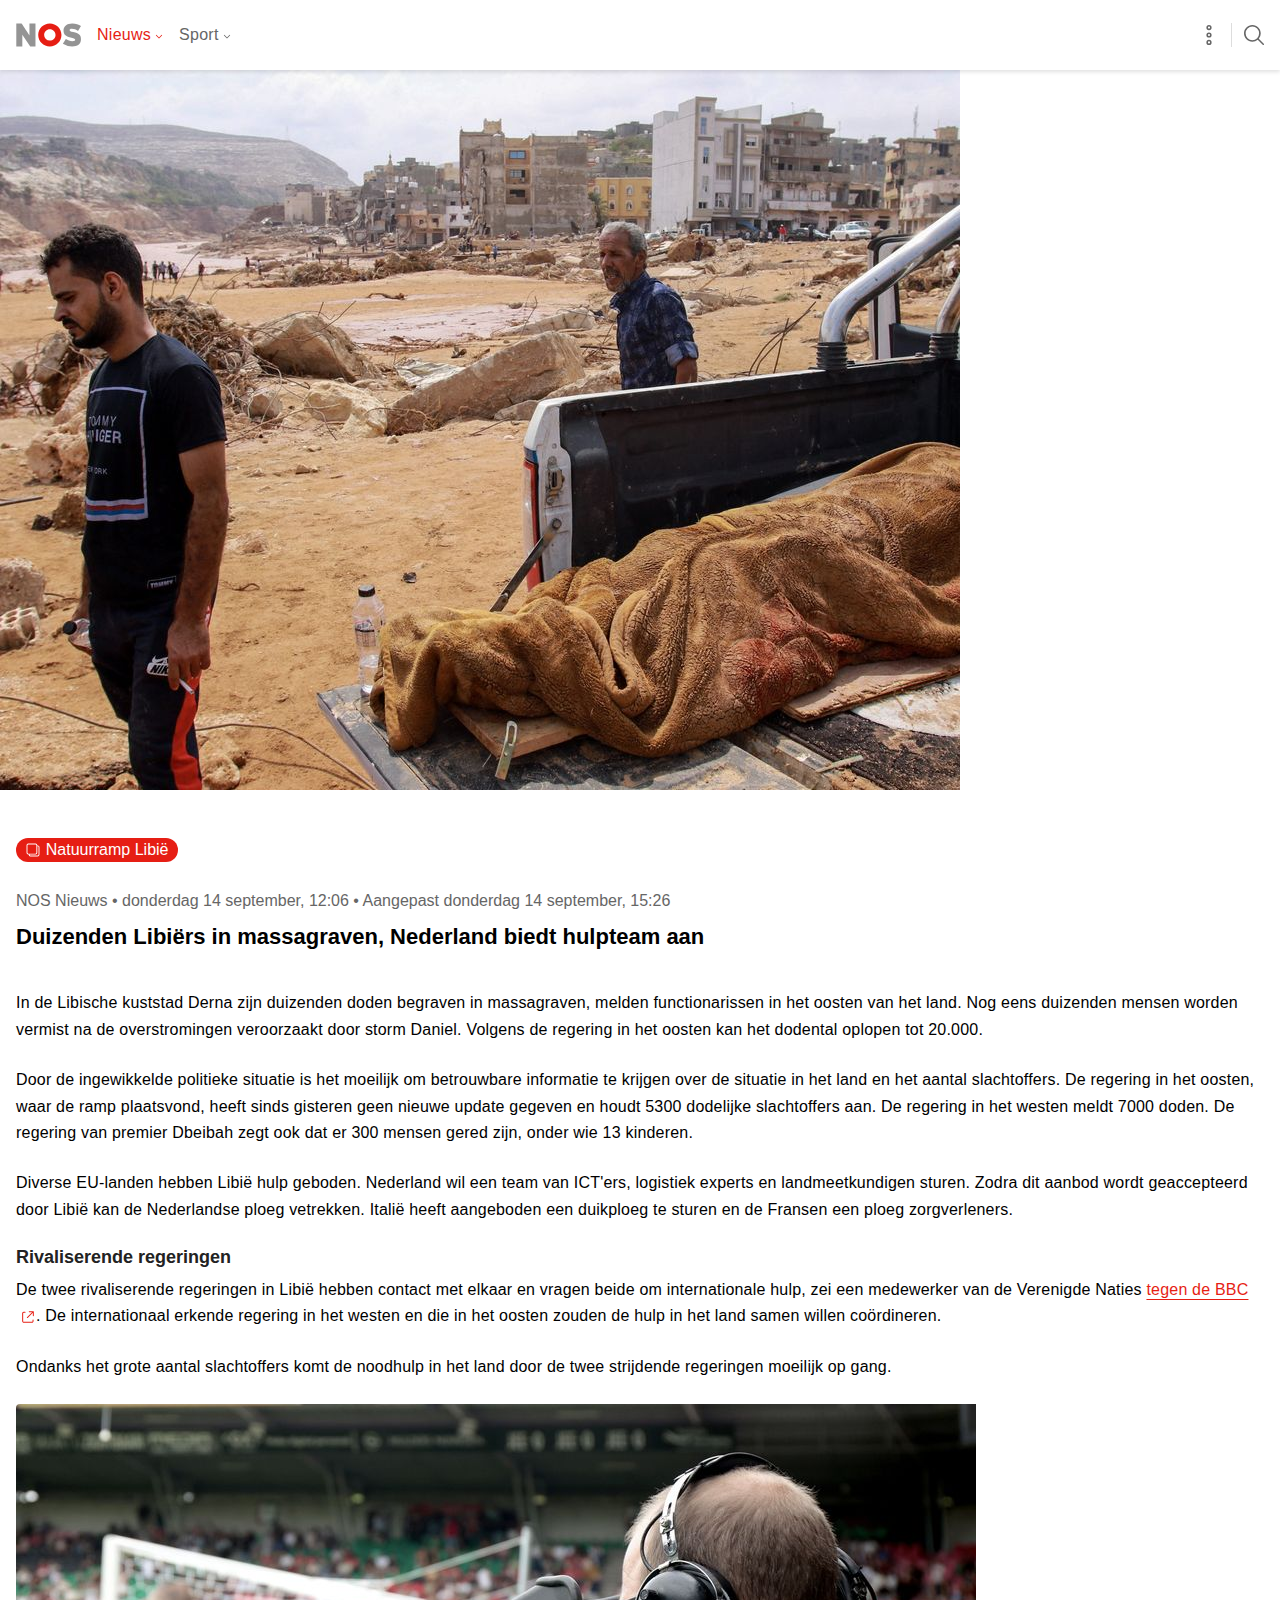
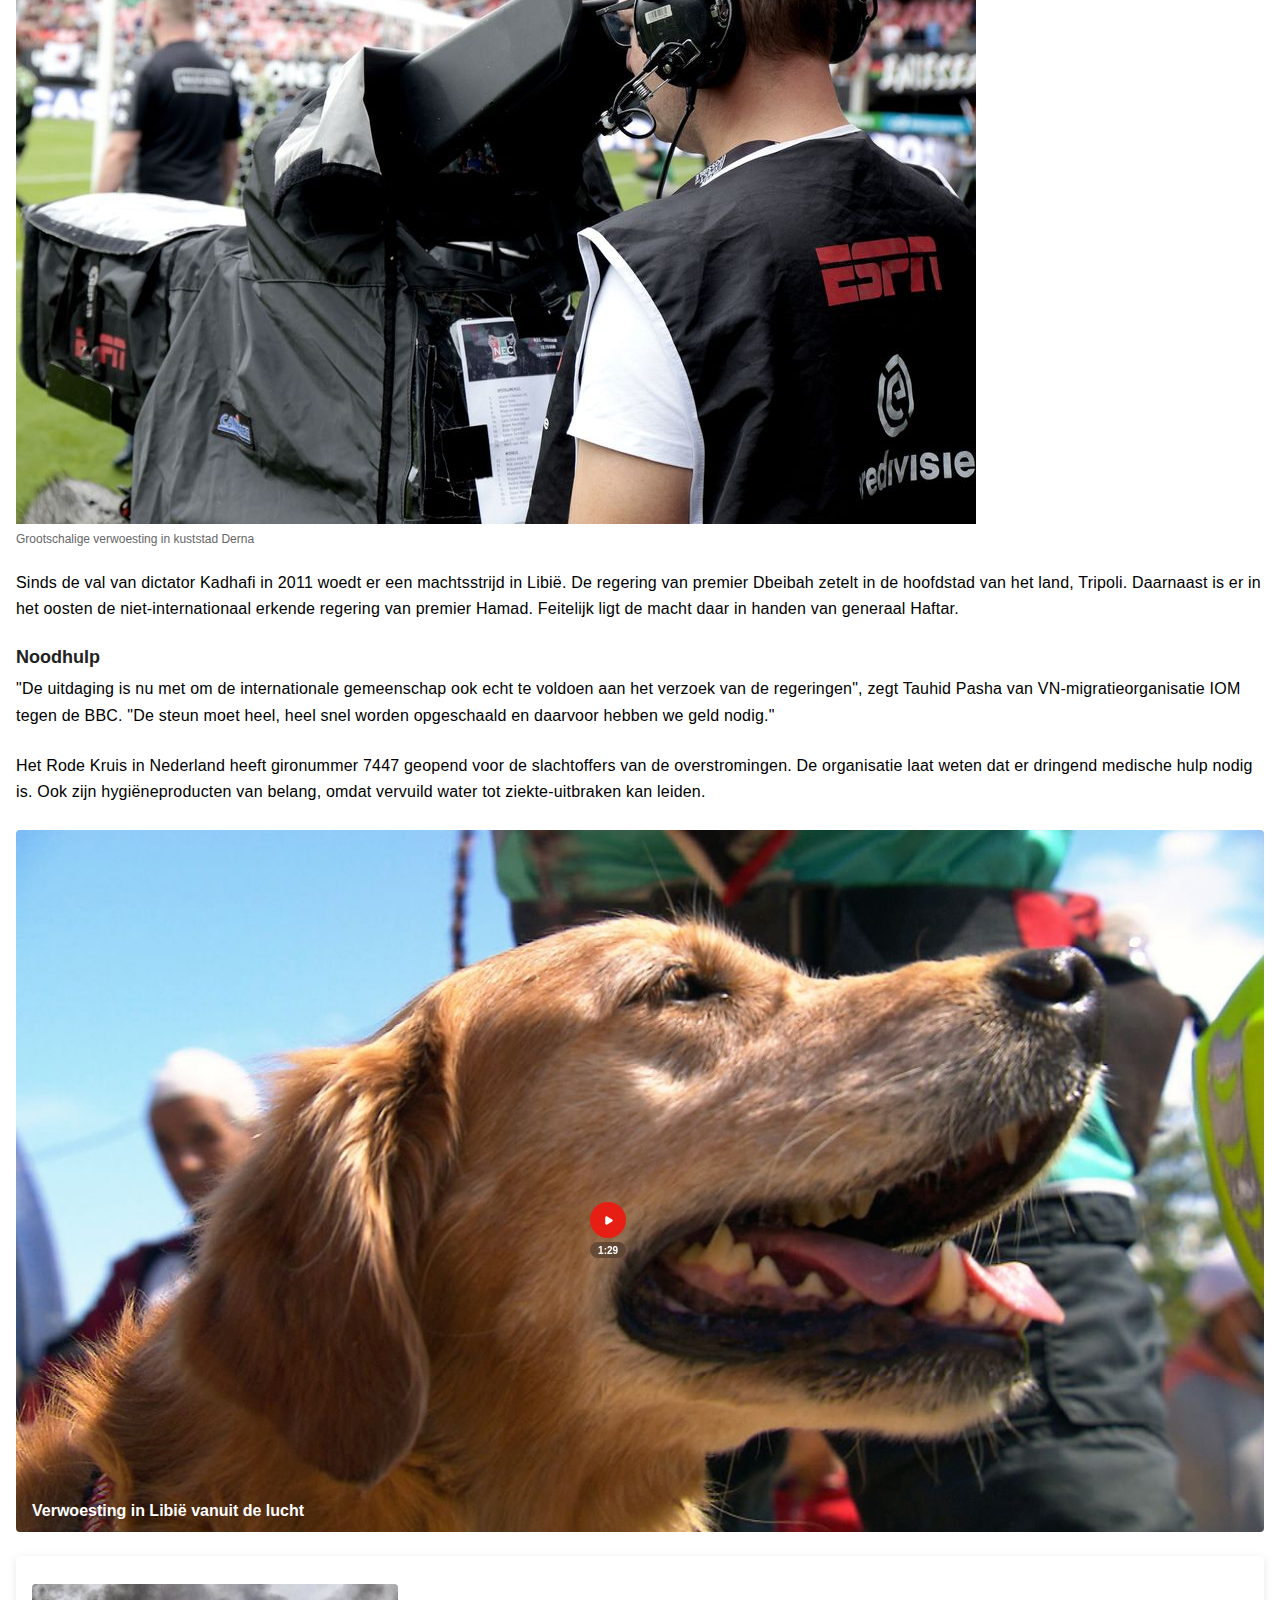
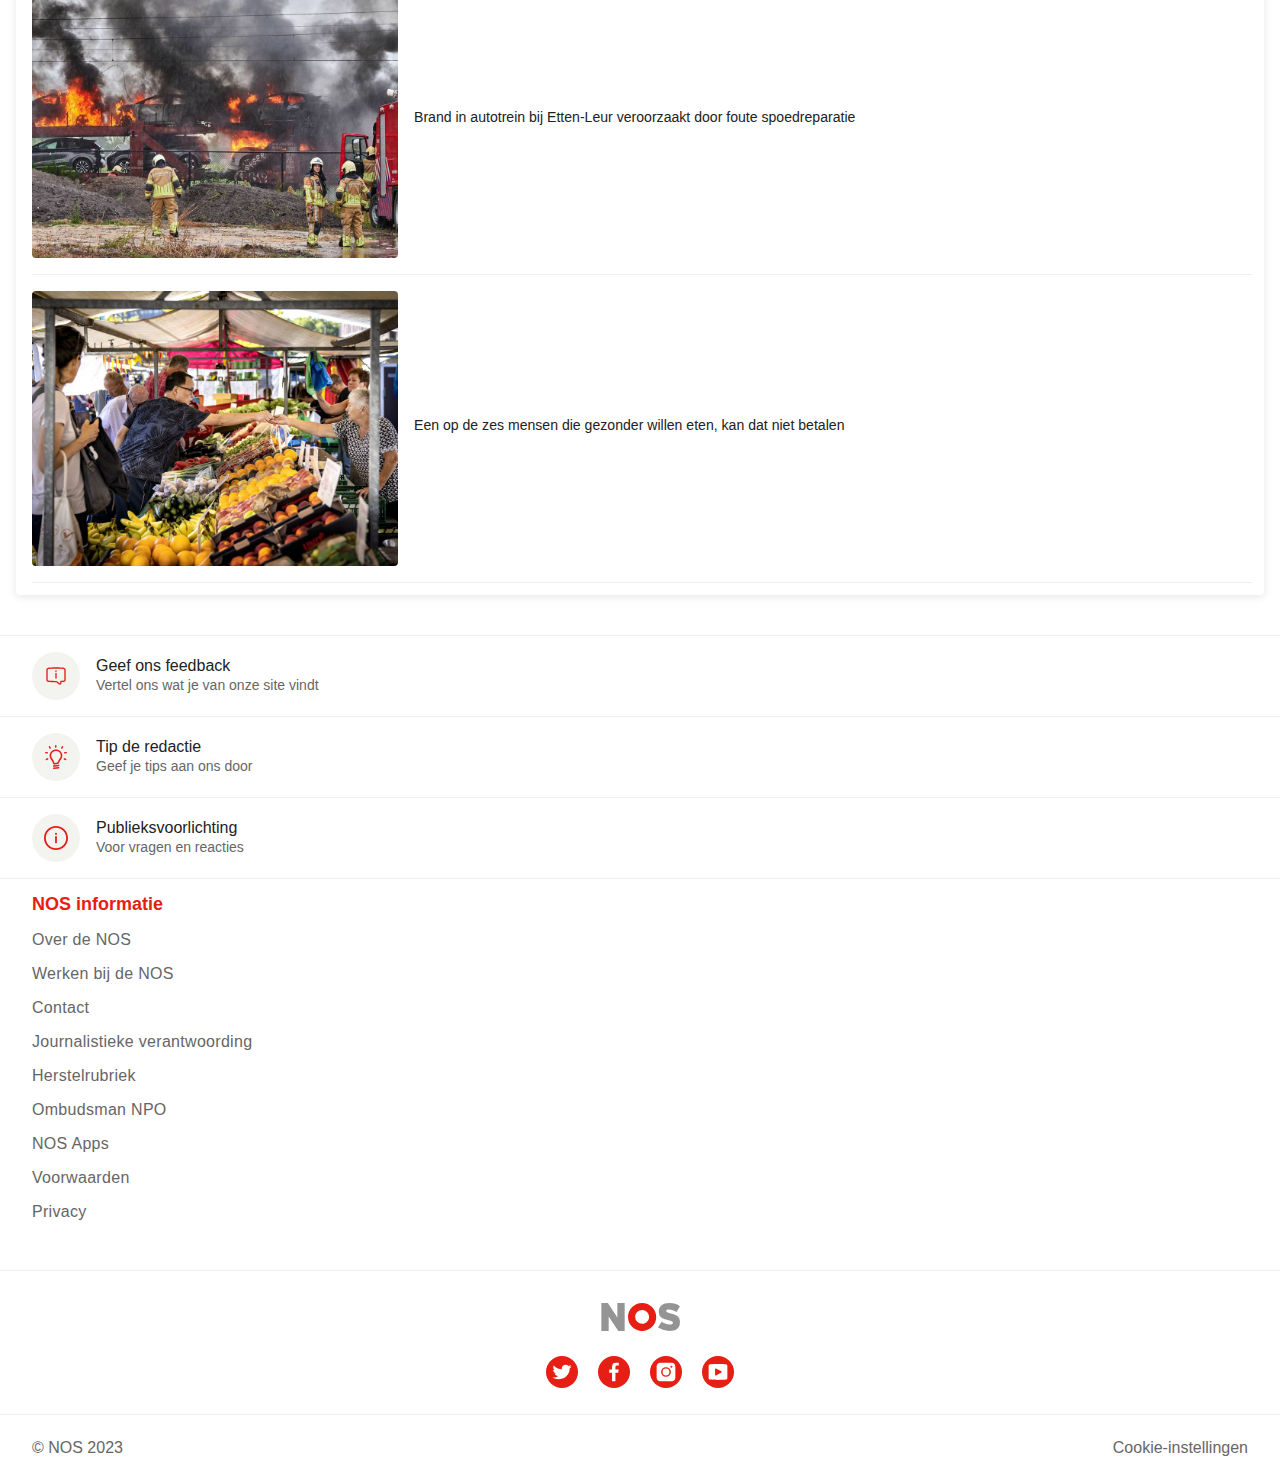
<file: artikel.html>
<!doctype html>
<html lang="nl">
	
<head>
	<meta charset="UTF-8">
	<meta name="author" content="Michael Peek">
	<meta name="viewport" content="width=device-width, initial-scale=1">
	
	<title>NOS</title>
	
	<link href="styles/style.css" rel="stylesheet">
	<link rel="icon" type="image/svg+xml" href="images/favicon.svg">
</head>



<body>

    <header>

		<nav aria-label="hoofdnavigatie">
			<ul>
				<li>
					<a title="Link naar de homepage" href="index.html">

						<svg width="79" height="28" viewBox="0 0 79 28">
							<g fill="none" fill-rule="evenodd">
								<path fill="currentColor" d="M78.94 18.93c0-5.31-2.57-6.91-9.32-8.54-3.46-.8-4.41-1.27-4.41-2.28 0-.96.53-1.66 2.76-1.66 2.72 0 5.1.93 7.48 2.55 0 0 3.15-5.01 3.49-5.87C76.2 1.12 72.92 0 68.35 0c-6.48 0-10.58 3.44-10.58 8.54 0 5.4 3.1 7.19 9.58 8.7 3.6.84 4.57 1.46 4.57 2.47 0 1.27-.85 1.74-3.5 1.74-2.49 0-5.9-1.36-7.85-2.71l-3.6 5.87a21.29 21.29 0 0 0 11.3 3.29c6.45 0 10.67-2.33 10.67-8.73"></path>
								<path fill="#E61E14" d="M27 13.95C27 6.25 33.32 0 41.12 0c7.8 0 14.13 6.25 14.13 13.95S48.92 27.9 41.12 27.9C33.32 27.9 27 21.65 27 13.95m7.2 0c0-3.78 3.1-6.84 6.92-6.84 3.83 0 6.93 3.06 6.93 6.84s-3.1 6.84-6.93 6.84a6.89 6.89 0 0 1-6.93-6.84"></path>
								<path fill="currentColor" d="M23.67 27.9V0h-7.33v14.35S6.88 0 6.82 0H.36v27.9h7.32V13.55l9.63 14.35h6.36z"></path>
							</g>
						</svg>

					</a>
				</li>

				<li>

					<button aria-label="nieuws">

						<p>Nieuws</p>

						<svg viewBox="0 0 9 6">
							<path fill="currentColor" d="M4.179 4.865a.45.45 0 0 0 .606.034l.037-.034 3.045-3.08a.464.464 0 0 0 0-.65.45.45 0 0 0-.606-.034l-.037.034L4.5 3.89 1.776 1.135A.45.45 0 0 0 1.17 1.1l-.037.034a.464.464 0 0 0-.033.613l.033.037 3.046 3.08z"></path>
						</svg>

					</button>

					<ol role="menu">

						<li role="menuitem">
							<a href="/">
								<p>Voorpagina</p>
							</a>
							<object></object>
						</li>

						<li role="menuitem">
							<a href="/">
								<p>Laatste nieuws</p>
							</a>
							<object></object>
						</li>

						<li role="menuitem">
							<a href="/">
								<p>Video's</p>
							</a>
							<object></object>
						</li>

						<li role="menuitem">
							<a href="/">
								<p>Binnenland</p>
							</a>
							<object></object>
						</li>

						<li role="menuitem">
							<a href="/">
								<p>Buitenland</p>
							</a>
							<object></object>
						</li>

						<li role="menuitem">
							<a href="/">
								<p>Regionaal nieuws</p>
							</a>
							<object></object>
						</li>

						<li role="menuitem">
							<a href="/">
								<p>Politiek</p>
							</a>
							<object></object>
						</li>

						<li role="menuitem">
							<a href="/">
								<p>Economie</p>
							</a>
							<object></object>
						</li>

						<li role="menuitem">
							<a href="/">
								<p>Koningshuis</p>
							</a>
							<object></object>
						</li>

						<li role="menuitem">
							<a href="/">
								<p>Tech</p>
							</a>
							<object></object>
						</li>

						<li role="menuitem">
							<a href="/">
								<p>Cultuur & Media</p>
							</a>
							<object></object>
						</li>

						<li role="menuitem">
							<a href="/">
								<p>Opmerkelijk</p>
							</a>
							<object></object>
						</li>

						<li role="menuitem">
							<a href="/">
								<p>Archief</p>
							</a>
							<object></object>
						</li>

					</ol>

				</li>

				<li>

					<button aria-label="sport">

						<p>Sport</p>

						<svg viewBox="0 0 9 6">
							<path fill="currentColor" d="M4.179 4.865a.45.45 0 0 0 .606.034l.037-.034 3.045-3.08a.464.464 0 0 0 0-.65.45.45 0 0 0-.606-.034l-.037.034L4.5 3.89 1.776 1.135A.45.45 0 0 0 1.17 1.1l-.037.034a.464.464 0 0 0-.033.613l.033.037 3.046 3.08z"></path>
						</svg>

					</button>

					<ol role="menu">

						<li role="menuitem">
							<a href="/">
								<p>Voorpagina</p>
							</a>
							<object></object>
						</li>

						<li role="menuitem">
							<a href="/">
								<p>Video's</p>
							</a>
							<object></object>
						</li>

						<li role="menuitem">
							<a href="/">
								<p>Voetbal</p>
							</a>
							<object></object>
						</li>

						<li role="menuitem">
							<a href="/">
								<p>Formule 1</p>
							</a>
							<object></object>
						</li>

						<li role="menuitem">
							<a href="/">
								<p>Wielrennen</p>
							</a>
							<object></object>
						</li>

						<li role="menuitem">
							<a href="/">
								<p>Schaatsen</p>
							</a>
							<object></object>
						</li>

						<li role="menuitem">
							<a href="/">
								<p>Tennis</p>
							</a>
							<object></object>
						</li>

						
						<li role="menuitem">
							<a href="/">
								<p>Archief</p>
							</a>
							<object></object>
						</li>

					</ol>

				</li>
			</ul>
		</nav>


		<nav aria-label="zijnavigatie">
			<ul>
				<li>
					<button aria-label="meer">
						
						<svg width="24" height="24" viewBox="0 0 24 24">
							<path fill="currentColor" d="M3.13 8.87a3.13 3.13 0 1 1 0 6.26 3.13 3.13 0 0 1 0-6.26zm8.87 0a3.13 3.13 0 1 1 0 6.26 3.13 3.13 0 0 1 0-6.26zm8.87 0a3.13 3.13 0 1 1 0 6.26 3.13 3.13 0 0 1 0-6.26zm-17.74 1.8a1.33 1.33 0 1 0 0 2.66 1.33 1.33 0 0 0 0-2.66zm8.87 0a1.33 1.33 0 1 0 0 2.66 1.33 1.33 0 0 0 0-2.66zm8.87 0a1.33 1.33 0 1 0 0 2.66 1.33 1.33 0 0 0 0-2.66z"></path>
						</svg>

					</button>

					<ol role="menu">

						<li role="menuitem">
							<a href="/">
								<p>Live</p>
							</a>
							<object></object>
						</li>

						<li role="menuitem">
							<a href="/">
								<p>Programma's</p>
							</a>
							<object></object>
						</li>

						<li role="menuitem">
							<a href="/">
								<p>Weer</p>
							</a>
							<object></object>
						</li>

					</ol>

				</li>

				<li>

					<object aria-label="nav_streep"></object>

					<a aria-label="zoeken" href="/">
						
						<svg width="24" height="24" viewBox="0 0 24 24" id="zoek">
							<path fill="currentColor" fill-rule="nonzero" d="M10.04 0c5.545 0 10.04 4.495 10.04 10.04a10 10 0 0 1-2.333 6.435l5.99 5.992a.9.9 0 0 1-1.205 1.334l-.068-.061-5.992-5.99a10.005 10.005 0 0 1-6.432 2.33C4.495 20.08 0 15.585 0 10.04 0 4.495 4.495 0 10.04 0zm0 1.8a8.241 8.241 0 0 0 0 16.48 8.241 8.241 0 0 0 0-16.48z"></path>
						</svg>

					</a>

				</li>
			</ul>
		</nav>

	</header>






    <img src="images/hoofdartikel1.jpg">

    <section aria-label="artikel_html">

        <a href="/" aria-label="colectie_knop">

            <svg width="26" height="26" viewBox="0 0 26 26">
                <path fill="currentColor" d="M17.8 1a3.2 3.2 0 0 1 3.17 3.23v.29l.16-.02h.98c1.6 0 2.89 1.33 2.89 2.95v13.9A3.6 3.6 0 0 1 21.43 25H7.93a2.92 2.92 0 0 1-2.9-2.95v-.55h-.87A3.2 3.2 0 0 1 1 18.27V4.23A3.2 3.2 0 0 1 4.16 1H17.8zm3.17 5.21v12.06a3.2 3.2 0 0 1-3.17 3.23H6.76v.55c0 .68.53 1.22 1.16 1.22h13.51c1.02 0 1.85-.86 1.85-1.92V7.45a1.2 1.2 0 0 0-1.17-1.22h-.98a.9.9 0 0 1-.16-.01zM17.8 2.73H4.16c-.79 0-1.43.67-1.43 1.5v14.04c0 .83.64 1.5 1.43 1.5H17.8c.8 0 1.44-.67 1.44-1.5V4.23c0-.83-.65-1.5-1.44-1.5z"></path>
            </svg>

            <span>Natuurramp Libië</span>
        </a>

        <span aria-label="datum_artikel">NOS Nieuws • donderdag 14 september, 12:06 • Aangepast donderdag 14 september, 15:26</span>

        <h1>Duizenden Libiërs in massagraven, Nederland biedt hulpteam aan</h1>

        <p>In de Libische kuststad Derna zijn duizenden doden begraven in massagraven, melden functionarissen in het oosten van het land. Nog eens duizenden mensen worden vermist na de overstromingen veroorzaakt door storm Daniel. Volgens de regering in het oosten kan het dodental oplopen tot 20.000.</p>

        <p>Door de ingewikkelde politieke situatie is het moeilijk om betrouwbare informatie te krijgen over de situatie in het land en het aantal slachtoffers. De regering in het oosten, waar de ramp plaatsvond, heeft sinds gisteren geen nieuwe update gegeven en houdt 5300 dodelijke slachtoffers aan. De regering in het westen meldt 7000 doden. De regering van premier Dbeibah zegt ook dat er 300 mensen gered zijn, onder wie 13 kinderen.</p>

        <p>Diverse EU-landen hebben Libië hulp geboden. Nederland wil een team van ICT'ers, logistiek experts en landmeetkundigen sturen. Zodra dit aanbod wordt geaccepteerd door Libië kan de Nederlandse ploeg vetrekken. Italië heeft aangeboden een duikploeg te sturen en de Fransen een ploeg zorgverleners.</p>

        <h2>Rivaliserende regeringen</h2>

        <p>De twee rivaliserende regeringen in Libië hebben contact met elkaar en vragen beide om internationale hulp, zei een medewerker van de Verenigde Naties 
           
            <a href="/" aria-label="link_in_text">tegen de BBC</a>. 
           
            De internationaal erkende regering in het westen en die in het oosten zouden de hulp in het land samen willen coördineren.</p>

        <p>Ondanks het grote aantal slachtoffers komt de noodhulp in het land door de twee strijdende regeringen moeilijk op gang.</p>

        <figure>
            <img src="images/grootartikel1.jpeg">
            <figcaption>Grootschalige verwoesting in kuststad Derna</figcaption>
        </figure>

        <p>Sinds de val van dictator Kadhafi in 2011 woedt er een machtsstrijd in Libië. De regering van premier Dbeibah zetelt in de hoofdstad van het land, Tripoli. Daarnaast is er in het oosten de niet-internationaal erkende regering van premier Hamad. Feitelijk ligt de macht daar in handen van generaal Haftar.</p>

        <h2>Noodhulp</h2>

        <p>"De uitdaging is nu met om de internationale gemeenschap ook echt te voldoen aan het verzoek van de regeringen", zegt Tauhid Pasha van VN-migratieorganisatie IOM tegen de BBC. "De steun moet heel, heel snel worden opgeschaald en daarvoor hebben we geld nodig."</p>

        <p>Het Rode Kruis in Nederland heeft gironummer 7447 geopend voor de slachtoffers van de overstromingen. De organisatie laat weten dat er dringend medische hulp nodig is. Ook zijn hygiëneproducten van belang, omdat vervuild water tot ziekte-uitbraken kan leiden.</p>

        <div id="artikelpage_videoplayer">
            <figure>
                <img src="images/video1.jpeg">

                <div>
                    <button title="speel video af">
                        <svg width="24" height="24" viewBox="0 0 24 24">
                            <path fill="#FFF" d="M7.706 2.467C5.694 1.247 3 2.558 3 4.757v14.486c0 2.198 2.694 3.51 4.706 2.29l11.946-7.243c1.797-1.09 1.797-3.49 0-4.58L7.706 2.467z"></path>
                        </svg>
                    </button>
                    <time datetime="1m 29s">1:29</time>
                </div>
                <h4>Verwoesting in Libië vanuit de lucht</h4>
            </figure>

            
        </div>




        
        <section id="row_artikel">
            <ul>
                <li>
                    <a href="/">
                        <figure>
                            <img src="images/artikel1.jpeg">
                        </figure>
                        <h2>
                            Brand in autotrein bij Etten-Leur veroorzaakt door foute spoedreparatie
                        </h2>
                    </a>
                </li>

                <li>
                    <a href="/">
                        <figure>
                            <img src="images/artikel2.jpeg">
                        </figure>
                        <h2>
                            Een op de zes mensen die gezonder willen eten, kan dat niet betalen
                        </h2>
                    </a>
                </li>
            </ul>
        </section>

    </section>






    <footer>

		<section id="footer_part_1">
			
			<a aria-label="geef_feedback" href="#feedback_popup">
				<section>

					<object id="meer_nos_svg">

						<svg width="20" height="18" fill="none">
							
							<path fill="#E61E14" fill-rule="evenodd" d="m9.534.329 1.484-.003.854.005 1.183.019 1.066.03.649.026.598.03.551.034.673.054.35.034.412.049.282.044.08.004c1.03.07 1.875.83 1.953 1.813l.006.15v10.339c0 1.084-.928 1.937-2.054 1.967l-.17.026-.496.057-.519.046-.42.031-.504.031-.012.31-.003.37.001.207c.02 1.486-1.825 2.22-2.901 1.2l-.452-.424-.42-.384-.386-.34-.347-.294a13.65 13.65 0 0 0-.14-.114l-.248-.192a4.312 4.312 0 0 0-.206-.144l-.066-.043-.018-.015-.002-.007-.812.002-.94-.006-.884-.012-.832-.018-1.147-.038-.7-.031-.65-.037-.56-.039-.668-.056-.371-.04-.37-.047-.094-.004c-1.03-.07-1.875-.83-1.953-1.813l-.006-.15V2.618c0-1.034.848-1.867 1.947-1.96l.072-.003.18-.034.237-.033.303-.034.374-.033.658-.047.768-.04.88-.036L6.74.37 8.254.34l1.28-.012Zm1.909 1.349-1.45-.002c-.152 0-.302.002-.45.003l-1.266.012-1.496.027-1.283.039-1.078.05-.465.028-.582.046-.44.046-.116.015L2.47 2l-.11.004c-.4.034-.684.313-.684.614v10.34c0 .324.327.618.765.618l.113.01.244.032.455.05.638.053.855.056.662.034.713.028 1.169.033.845.015.9.01.998.001.06-.008.25-.006c.296-.004.662.173 1.17.556l.265.208.291.243.319.278.347.315.791.739c.23.218.627.06.623-.203a19.417 19.417 0 0 1 0-.443l.01-.384a6.51 6.51 0 0 1 .02-.322c.07-.753.159-1.045.787-1.076l.658-.037.3-.02.57-.043.436-.04.311-.037.193-.03.127-.012c.438 0 .765-.294.765-.618V2.617c0-.324-.327-.617-.765-.617l-.142-.016a1.63 1.63 0 0 0-.05-.01l-.23-.034-.362-.042-.502-.047-.714-.051-.86-.046-.634-.025-.685-.021-1.124-.022-.814-.008ZM10 5.839c.339 0 .62.25.668.575l.007.1V11a.675.675 0 0 1-1.343.1l-.007-.1V6.514c0-.373.302-.675.675-.675Zm.668-2.006a.675.675 0 0 0-1.343.1v.351l.007.1a.675.675 0 0 0 1.343-.1v-.351l-.007-.1Z" clip-rule="evenodd"></path>
						
						</svg>

					</object>

					<object id="meer_nos_tekst">
						<span id="meer_nos_tekst_titel">
							Geef ons feedback
						</span>

						<span id="meer_nos_tekst_inleiding">
							Vertel ons wat je van onze site vindt
						</span>
					</object>

				</section>
			</a>


			<a aria-label="Ga naar Tip de redactie" href="/">
				<section>

					<object id="meer_nos_svg">

						<svg width="24" height="24">
							
							<path fill="currentColor" d="M5.627 9.796C6.009 7.02 8.38 4.801 11.279 4.51c3.807-.383 7.082 2.468 7.082 6.108 0 1.161-.341 2.277-1.017 3.307a19.38 19.38 0 0 0-1.164 1.669c-.266.43-.496.846-.677 1.235-.16.342-.278.656-.35.932a1.82 1.82 0 0 1-1.543 1.346l-2.693.345c-.915.116-1.79-.435-2.014-1.296a5.932 5.932 0 0 0-.16-.512c-.21-.59-.525-1.23-.916-1.89a18.246 18.246 0 0 0-1.246-1.828.736.736 0 0 1-.096-.153 5.917 5.917 0 0 1-.858-3.976zm2.623 3.79c.319.443.637.923.935 1.426.435.736.79 1.456 1.036 2.144.077.216.143.427.197.634.029.112.155.192.293.174l2.693-.345c.109-.013.201-.096.234-.223.096-.37.245-.763.44-1.181.207-.446.464-.911.76-1.388a20.08 20.08 0 0 1 1.225-1.758c.48-.735.736-1.575.736-2.452 0-2.752-2.474-4.906-5.358-4.616-2.18.22-3.979 1.902-4.266 3.991-.15 1.1.1 2.166.693 3.077l.011.018c.091.116.218.285.371.498zm1.567 8.228c-.428.053-.82-.237-.875-.648-.055-.41.247-.787.674-.84l4.97-.617c.427-.053.819.237.874.648.055.41-.247.787-.674.84l-4.97.617zm0 2.18c-.428.053-.82-.237-.875-.648-.055-.41.247-.787.674-.84l4.97-.617c.427-.053.819.237.874.648.055.41-.247.787-.674.84l-4.97.617zm2.726-21.923c0 .414-.35.75-.78.75-.432 0-.782-.336-.782-.75V.75c0-.414.35-.75.781-.75.432 0 .781.336.781.75v1.321zm8.45 6.515c-.426.069-.829-.207-.9-.616-.072-.408.215-.795.64-.863l1.357-.219c.425-.068.828.207.9.616a.756.756 0 0 1-.642.864l-1.356.218zm-.981 5.879a.734.734 0 0 1-.286-1.025.798.798 0 0 1 1.066-.274l1.192.66a.734.734 0 0 1 .286 1.024.799.799 0 0 1-1.067.275l-1.191-.66zM18.483 3.382a.798.798 0 0 1-1.066.274.733.733 0 0 1-.286-1.024l.687-1.144a.798.798 0 0 1 1.067-.275.734.734 0 0 1 .286 1.025l-.688 1.144zM3.266 7.107c.426.068.713.455.641.863-.071.409-.474.685-.9.616l-1.355-.218a.754.754 0 0 1-.641-.864c.071-.409.474-.684.9-.616l1.355.219zm-.059 6.059a.8.8 0 0 1 1.067.274.734.734 0 0 1-.286 1.025l-1.191.66a.799.799 0 0 1-1.067-.275.734.734 0 0 1 .286-1.024l1.191-.66zM6.87 2.632a.733.733 0 0 1-.286 1.024.798.798 0 0 1-1.066-.275L4.83 2.237a.734.734 0 0 1 .287-1.024.798.798 0 0 1 1.066.275l.687 1.144z"></path>
						
						</svg>

					</object>

					<object id="meer_nos_tekst">
						<span id="meer_nos_tekst_titel">
							Tip de redactie
						</span>

						<span id="meer_nos_tekst_inleiding">
							Geef je tips aan ons door
						</span>

					</object>
				</section>

			</a>


			<a aria-label="Ga naar Publieksvoorlichting" href="/">
				<section>

					<object id="meer_nos_svg">

						<svg width="24" height="24" viewBox="0 0 24 24">
							
							<path fill="currentColor" d="M12 0c6.627 0 12 5.373 12 12s-5.373 12-12 12S0 18.627 0 12 5.373 0 12 0zm0 1.801C6.367 1.801 1.801 6.367 1.801 12S6.367 22.199 12 22.199c5.632 0 10.199-4.567 10.199-10.199S17.632 1.801 12 1.801zm0 8.178a.9.9 0 0 1 .9.9v5.513a.9.9 0 0 1-1.8 0V10.88a.9.9 0 0 1 .9-.901zm0-3.272a.9.9 0 0 1 .9.9v.446a.9.9 0 0 1-1.8 0v-.446a.9.9 0 0 1 .9-.9z"></path>
						
						</svg>

					</object>

					<object id="meer_nos_tekst">

						<span id="meer_nos_tekst_titel">
							Publieksvoorlichting
						</span>

						<span id="meer_nos_tekst_inleiding">
							Voor vragen en reacties
						</span>

					</object>

				</section>
			</a>

		</section>


		<section id="footer_part_2">

			<h2 id="sectie_titel">
				NOS informatie
			</h2>

			<ul>

				<li>
					<a href="/">
						<p>Over de NOS</p>
					</a>
				</li>

				<li>
					<a href="/">
						<p>Werken bij de NOS</p>
					</a>
				</li>

				<li>
					<a href="/">
						<p>Contact</p>
					</a>
				</li>

				<li>
					<a href="/">
						<p>Journalistieke verantwoording</p>
					</a>
				</li>

				<li>
					<a href="/">
						<p>Herstelrubriek</p>
					</a>
				</li>

				<li>
					<a href="/">
						<p>Ombudsman NPO</p>
					</a>
				</li>

				<li>
					<a href="/">
						<p>NOS Apps</p>
					</a>
				</li>

				<li>
					<a href="/">
						<p>Voorwaarden</p>
					</a>
				</li>

				<li>
					<a href="/">
						<p>Privacy</p>
					</a>
				</li>
				
			</ul>

		</section>


		<section id="footer_part_3">
			
			<a href="index.html">

				<svg width="79" height="28" viewBox="0 0 79 28" aria-label="Link naar de homepage">

					<g fill="none" fill-rule="evenodd">

						<path fill="currentColor" d="M78.94 18.93c0-5.31-2.57-6.91-9.32-8.54-3.46-.8-4.41-1.27-4.41-2.28 0-.96.53-1.66 2.76-1.66 2.72 0 5.1.93 7.48 2.55 0 0 3.15-5.01 3.49-5.87C76.2 1.12 72.92 0 68.35 0c-6.48 0-10.58 3.44-10.58 8.54 0 5.4 3.1 7.19 9.58 8.7 3.6.84 4.57 1.46 4.57 2.47 0 1.27-.85 1.74-3.5 1.74-2.49 0-5.9-1.36-7.85-2.71l-3.6 5.87a21.29 21.29 0 0 0 11.3 3.29c6.45 0 10.67-2.33 10.67-8.73"></path>
						
						<path fill="#E61E14" d="M27 13.95C27 6.25 33.32 0 41.12 0c7.8 0 14.13 6.25 14.13 13.95S48.92 27.9 41.12 27.9C33.32 27.9 27 21.65 27 13.95m7.2 0c0-3.78 3.1-6.84 6.92-6.84 3.83 0 6.93 3.06 6.93 6.84s-3.1 6.84-6.93 6.84a6.89 6.89 0 0 1-6.93-6.84"></path>
						
						<path fill="currentColor" d="M23.67 27.9V0h-7.33v14.35S6.88 0 6.82 0H.36v27.9h7.32V13.55l9.63 14.35h6.36z"></path>

					</g>

				</svg>

			</a>

			<section aria-label="socials">

				<a aria-label="Ga naar het NOS Twitter account" href="/">

					<svg width="24" height="24" viewBox="0 0 24 24">
						<path fill="currentColor" d="M0 18.96c.355.038.751.057 1.188.057 2.284 0 4.32-.647 6.106-1.94-1.066-.02-2.02-.322-2.863-.907-.842-.586-1.42-1.334-1.736-2.243.335.046.645.07.93.07.436 0 .867-.052 1.294-.155-1.137-.215-2.079-.738-2.825-1.568-.746-.83-1.12-1.793-1.12-2.89v-.056a5.197 5.197 0 0 0 2.224.577 4.703 4.703 0 0 1-1.599-1.617 4.163 4.163 0 0 1-.594-2.166c0-.825.223-1.59.67-2.292C2.904 5.227 4.398 6.345 6.16 7.184a14.603 14.603 0 0 0 5.657 1.399 4.685 4.685 0 0 1-.122-1.04c0-1.257.48-2.328 1.44-3.214C14.094 3.443 15.254 3 16.615 3c1.42 0 2.618.478 3.593 1.434a10.133 10.133 0 0 0 3.122-1.097c-.376 1.079-1.096 1.913-2.162 2.504A10.42 10.42 0 0 0 24 5.137a9.902 9.902 0 0 1-2.467 2.349 12.012 12.012 0 0 1-.563 4.24 12.742 12.742 0 0 1-1.76 3.494 14.095 14.095 0 0 1-2.809 2.96c-1.086.858-2.396 1.543-3.929 2.054-1.533.51-3.172.766-4.919.766-2.751 0-5.269-.68-7.553-2.04z"></path>
					</svg>

				</a>

				<a aria-label="Ga naar het NOS Facebook account" href="/">

					<svg width="24" height="24" viewBox="0 0 24 24">
						<path fill="currentColor" d="M6 13.053v-4.27h3.542V5.64c0-1.788.481-3.175 1.444-4.16C11.95.492 13.231 0 14.833 0 16.194 0 17.25.058 18 .173v3.808h-2.18c-.797 0-1.334.173-1.612.519-.277.346-.416.865-.416 1.558v2.726h4.07l-.543 4.269h-3.527V24h-4.25V13.053H6z"></path>
					</svg>

				</a>

				<a aria-label="Ga naar het NOS Instagram account" href="/">

					<svg width="24" height="24" viewBox="0 0 24 24">
						<path fill="currentColor" d="M18.704 6.82a1.33 1.33 0 1 1 0-2.66 1.33 1.33 0 0 1 0 2.66M12 18.063A6.07 6.07 0 0 1 5.937 12 6.07 6.07 0 0 1 12 5.936 6.071 6.071 0 0 1 18.064 12 6.07 6.07 0 0 1 12 18.063M18.3 0H5.7A5.706 5.706 0 0 0 0 5.7v12.6C0 21.443 2.557 24 5.7 24h12.6c3.143 0 5.7-2.557 5.7-5.7V5.7C24 2.557 21.443 0 18.3 0M12 7.736A4.27 4.27 0 0 0 7.737 12 4.268 4.268 0 0 0 12 16.264 4.269 4.269 0 0 0 16.263 12 4.268 4.268 0 0 0 12 7.737"></path>
					</svg>

				</a>

				<a aria-label="Ga naar het NOS Youtube account" href="/">

					<svg width="24" height="24" viewBox="0 0 24 24">
						<path fill="currentColor" d="m16.249 12.484-6.855 3.787c-.485.269-1.07-.097-1.07-.67V8.399c0-.558.56-.926 1.043-.685l6.854 3.416c.54.268.556 1.062.028 1.354M22.08 2.478s-2.152-.513-10.093-.476c-8.779.04-10.067.476-10.067.476C.86 2.478 0 3.331 0 4.382V19.62c0 1.05.86 1.904 1.92 1.904 0 0 2.565.481 10.067.476 7.862-.005 10.093-.476 10.093-.476 1.06 0 1.92-.853 1.92-1.904V4.382c0-1.051-.86-1.904-1.92-1.904"></path>
					</svg>

				</a>

			</section>

			<section aria-label="credits">

				<small>
					© NOS 2023
				</small>

				<a href="/">
					<p>Cookie-instellingen</p>
				</a>

			</section>

		</section>

	</footer>


	<object aria-label="popup" id="feedback_popup">
		<section aria-label="popup_center">
			<section aria-label="popup_content">

				<a aria-label="sluit formulier" href="#row_artikel">x</a>

				<ul>
					<li>
						<figure aria-label="formulier_img_1"></figure>
						<h4>Specifieke feedback</h4>
						<span>Ik wil feedback geven op een specifiek deel van de pagina.</span>
					</li>

					<li>
						<figure aria-label="formulier_img_2"></figure>
						<h4>Algemene feedback</h4>
						<span>Ik wil feedback geven over de gehele website.</span>
					</li>

					<li>
						<figure aria-label="formulier_img_3"></figure>
						<h4>Feedback over de inhoud</h4>
						<span>Ik wil inhoudelijke feedback of een tikfout doorgeven. Dit doet u via 
							<a href="#">Publieksreacties</a>
						</span>
					</li>
				</ul>

			</section>
		</section>
	</object>


</body>
</file>
<file: styles/style.css>
/**************/
/* CSS REMEDY */
/**************/
* {
  box-sizing:border-box;  
  padding: 0;
  margin: 0;
}






/*********************/
/* CUSTOM PROPERTIES */
/*********************/
:root {
	/* startje */
	--color-text:#111;
	--color-background:#eee;
}





/****************/
/* JOUW STYLING */
/****************/

/* jouw code */




/********************/
/* ALGEMENE STIJLEN */
/********************/

ul {
	list-style-type: none;
}

body {
	scroll-behavior: smooth;
	height: 100%;
    text-size-adjust: 100%;
    font-feature-settings: "liga", "kern";
    font-family: "Helvetica Neue", Helvetica, Arial, sans-serif;
    font-size: 1rem;
	margin: 0px;
	-webkit-font-smoothing: antialiased;
}


section {
	display: block;
}


figure {
	overflow: hidden;
	border-radius: 0.25em;
}


img {
	max-width: 100%;
	display: block;
	transition: transform 250ms ease-in-out 0s;
}


h1 {
	font-size: 0;
}


h2 {
	color: rgb(34, 34, 34);
	transition: color 250ms ease-in-out 0s;
}


a {
	text-decoration: none;
}


#sectie_titel {
	margin: 0px 0px 0.5rem;
    color: rgb(230, 30, 20);
    font-size: 1.125rem;
    font-family: "Effra-Bold", Helvetica, Arial, sans-serif;
    line-height: 1.11;
}


div {
	display: flex;
    flex-direction: column;
    margin: 0px auto;
    padding: 0px 1rem;
}



/* HOOVERS start */

a:hover h2, a:hover p, a:hover #meer_nos_tekst_titel, a:hover #zoek, button:hover #meer_nos_tekst_titel, button:hover p, button:hover svg {
	color: rgb(230, 30, 20);	
} 


a:hover img, a:hover svg, #artikelpage_videoplayer figure:hover img {
	transform: scale(1.04);
}

/* HOOVERS end */





/*************/
/* NAVIGATIE */
/*************/

header {
	z-index: 999;
    padding: 0px 0.5rem;
    height: 4.375rem;
    background-color: rgb(255, 255, 255);
    box-shadow: rgba(0, 0, 0, 0.12) 0px 0.125rem 0.25rem 0px;
    position: sticky;
    top: 0px;
	display: flex;
    justify-content: space-between;
    align-items: center;
    margin: 0px auto;
}


header nav {
	display: block;
    height: 4.375rem;
}


header nav ul {
	display: flex;
    align-items: stretch;
    margin: 0px;
    padding: 0px;
    height: 100%;
    list-style: none;
}



header nav li {
	position: relative;
    display: flex;
    justify-content: center;
    align-items: center;
}


header nav[aria-label="hoofdnavigatie"] ul li a {
	display: block;
    padding: 0.5rem;
    color: rgb(148, 148, 148);
    transition: transform 150ms ease-in-out 0s;
}


header nav[aria-label="hoofdnavigatie"] ul li a svg {
	display: block;
	width: 65px;
}


header button[aria-label="nieuws"] {
    color: rgb(230, 30, 20);
} 

header button {
	display: flex;
    align-items: center;
    height: 100%;
    padding: 0px 0.5rem;
    color: rgb(102, 102, 102);
    text-decoration: none;
    font-size: 1rem;
    font-weight: 500;
    letter-spacing: 0.0167rem;
    transition: color 150ms ease-in-out 0s;
    background-color: rgb(255, 255, 255);
    border: none;
}



header nav[aria-label="hoofdnavigatie"] ul li button svg {
	width: 0.5rem;
    margin: 0.25rem 0px 0px 0.25rem;
}


header nav[aria-label="zijnavigatie"] ul li button[aria-label="meer"] svg {
	width: auto;
    height: 1.25rem;
    transform: rotate(90deg);
}



header nav[aria-label="zijnavigatie"] ul li object[aria-label="nav_streep"] {
	margin: 0px 0.25rem;
    width: 1px;
    height: 1.5rem;
    border-left: 1px solid rgb(221, 221, 221);
    content: "";
}


header nav[aria-label="zijnavigatie"] ul li a {
	display: flex;
    justify-content: center;
    align-items: center;
    padding: 0px 0.5rem;
    color: rgb(102, 102, 102);
    text-decoration: none;
    letter-spacing: 0.0167rem;
    font-weight: 500;
    font-size: 1rem;
    transition: color 150ms ease-in-out 0s;
}


header nav[aria-label="zijnavigatie"] ul li a svg {
	width: auto;
    height: 1.25rem;
}


/* NAV MENU EXPANDED ITEMS */


header nav ul li ol {
	top: 4rem;
	left: 0px;
	right: auto;
	width: 100%;
	min-width: 11rem;
	max-height: calc(92vh - 5rem);
	overflow: auto;
	margin: 0px;
	padding: 0px;
	transition: opacity 300ms ease-in-out 0s, margin-top 300ms ease-in-out 0s;
	display: none;
	border-radius: 0.25rem;
	box-shadow: rgba(0, 0, 0, 0.15) 0px 0.25rem 0.625rem 0px;
	background: rgb(255, 255, 255);
	z-index: 90;
	list-style: none;
	position: absolute;
}


header nav[aria-label="zijnavigatie"] ul li ol {
    left: auto;
    right: 0px;
}


header nav ul li ol li {
	position: relative;
	margin: 0px;
	padding: 0px;
	list-style: none;
	display: list-item;
}


header nav[aria-label="hoofdnavigatie"] ul li:nth-child(2) ol li:first-child a {
	color: rgb(230, 30, 20);
}


header nav[aria-label="hoofdnavigatie"] ul li ol li a, header nav[aria-label="zijnavigatie"] ul li ol a {
	display: block;
	padding: 1rem;
	color: rgb(102, 102, 102);
	font-size: 0.875rem;
	font-weight: 500;
	line-height: 1.14;
	transition: color 150ms ease-in-out 0s;
}


header nav ul li ol li object {
	position: absolute;
	right: 0px;
	bottom: 0px;
	left: 1rem;
	height: 1px;
	background-color: rgb(238, 238, 238);
	content: "";
}


header nav ul li:hover > ol,
header nav ul li ol:hover {
	display: revert;
	margin-top: 0px;
	pointer-events: initial; 
}





/**************************/
/* HOOFD, SUB EN OVERIGE ARTKIELEN */
/**************************/


#hoofdartikel {
	position: relative;
	margin-bottom: 1rem;
}

#hoofdartikel ul {
	display: flex;
	flex-direction: column;
	margin: 0;
	padding: 0;
}

#hoofdartikel h2 {
	position: absolute;
	left: 1em;
	right: 1em;
	bottom: 1em;
	color: #ffffff;
	z-index: 1;
}

#hoofdartikel figure {
	border-radius: 0;
}





#subartikels {
	margin-bottom: 1.5rem;
} 


#subartikels ul {
	display: grid;
	grid-template-columns: 1fr 1fr;
	grid-gap: 1em;
	padding: 0px 1rem;
}


#subartikels ul li a h2 {
	font-weight: 500;
    font-size: 88%;
    line-height: 1rem;
	padding-top: 0.5rem;
}









#row_artikel ul {
	display: flex;
	flex-direction: column;
}


#row_artikel ul li a {
	display: flex;
	gap: 1rem;
    padding: 1rem 0px;
	border-bottom: 1px solid rgb(238, 238, 238);
}

#row_artikel ul li a h2 {
	font-weight: 500;
    font-size: 88%;
    line-height: 1rem;
	display: flex;
    flex-direction: column;
    justify-content: center;
    align-items: flex-start;
}

#row_artikel ul li a figure {
	max-width: 30%;
}





/**********************/
/* CAROUSELS EN VIDEO */
/**********************/


#kijken_carousel {
    margin: 1.5rem 0px;
}


#kijken_carousel ul {
	user-select: none;
    display: flex;
	margin-right: -1rem;
	overflow: scroll;
}


#kijken_carousel ul li {
    flex: 0 0 30%;
	min-width: 0;
	padding: 0px 1rem 0px 0px;
	position: relative;
}


#kijken_carousel ul li a section {
	position: absolute;
    display: flex;
    inset: 0px;
    align-items: flex-start;
    flex-direction: column;
    justify-content: flex-end;
    z-index: 1;
	padding: 25% 1rem 1rem;
	padding-right: 0.75rem;
    padding-left: 0.75rem;
}


#kijken_carousel ul li a section object {
	margin-bottom: 0.75rem;
	padding: 0.25rem 0.5rem;
    font-size: 0.75rem;
	position: relative;
    z-index: 1;
	display: inline-flex;
    max-width: 100%;
    align-items: center;
    justify-content: center;
    font-family: "Effra-Bold", Helvetica, Arial, sans-serif;
    font-weight: 500;
    border-radius: 3.5rem;
    background-color: rgb(230, 30, 20);
    color: rgb(255, 255, 255);
    backdrop-filter: blur(0px);
}


#kijken_carousel ul li a section object svg {
	display: inline-block;
    flex: 1 0 auto;
    vertical-align: middle;
    line-height: 1;
    fill: currentcolor;
    width: 1em;
    height: 1em;
}

#kijken_carousel ul li a section object span {
	margin-left: 0.36em;
}

#kijken_carousel ul li a section h3 {
	font-family: "Effra-Bold", Helvetica, Arial, sans-serif;
	color: rgb(255, 255, 255);
	font-size: 0.875rem;
    line-height: 1rem;
}





#videogroot {
	margin: 0px 0px 2rem;
}


#videogroot ul {
	display: flex;
    flex-direction: column;
    align-items: flex-start;
    margin: 0px;
    padding: 0px;
    width: auto;
    list-style-type: none;
}


#videogroot ul li {
	position: relative;
    overflow: hidden;
    padding: 1rem 0px;
    width: 100%;
    border-bottom: 1px solid rgb(238, 238, 238);
	border-top: 1px solid rgb(238, 238, 238);
}


#videogroot ul li a section {
	position: absolute;
    display: flex;
    align-items: flex-start;
    flex-direction: column;
    justify-content: flex-end;
    z-index: 1;
	padding: 25% 1rem 1rem;
	position: absolute;
    bottom: 1rem;
}


#videogroot ul li a section object {
	margin-bottom: 0.75rem;
	padding: 0.3125rem 0.75rem;
    font-size: 1rem;
	display: inline-flex;
    max-width: 100%;
    align-items: center;
    justify-content: center;
    font-family: "Effra-Bold", Helvetica, Arial, sans-serif;
    font-weight: 500;
    border-radius: 3.5rem;
    background-color: rgb(230, 30, 20);
    color: rgb(255, 255, 255);
    backdrop-filter: blur(0px);
}


#videogroot ul li a section object span {
	margin-left: 0.36em;
    backface-visibility: hidden;
    display: inline-block;
    overflow: hidden;
    vertical-align: middle;
    text-overflow: ellipsis;
    white-space: nowrap;
    line-height: 1;
}


#videogroot ul li a section h2 {
	color: rgb(255, 255, 255);
	font-weight: 700;
    font-size: 1.375rem;
    font-family: 'Effra-Bold', Helvetica, Arial, sans-serif;
    line-height: 1.5rem;
	overflow-wrap: anywhere;
    position: relative;
    z-index: 1;
    margin: 0px;
    padding: 0px;
    text-align: left;
    transition: color 250ms ease-in-out 0s;
}






/************/
/* Meer NOS */
/************/


#meer_nos {
    border-radius: 0.25rem;
    box-shadow: rgba(0, 0, 0, 0.1) 0px 2px 8px 0px;
    padding: 1.5rem 0px 0px;
}


#meer_nos ul {
	margin-top: -1.5rem;;
}


#meer_nos ul li {
	padding: 0px 0px 0px 1rem;
	position: relative;
    display: flex;
    flex-direction: column;
    letter-spacing: 0.3px;
}


#meer_nos ul li a {
	overflow-wrap: anywhere;
    display: block;
    color: rgb(102, 102, 102);
    text-decoration: none;
    font-weight: 500;
    line-height: 1.14;
    transition: color 150ms ease-in-out 0s;
}


#meer_nos ul li a section {
	display: flex;
    flex-flow: row;
    align-items: center;
    padding: 1rem 1rem 1rem 0px;
}


#meer_nos_svg {
	display: flex;
    flex: 0 0 3rem;
    justify-content: center;
    align-items: center;
    width: 3rem;
    height: 3rem;
    border-radius: 50%;
    background-color: rgb(243, 243, 240);
}


#meer_nos_tekst {
	flex: 1 1 auto;
    margin-left: 1rem;
}


#meer_nos_tekst_titel {
	display: block;
    margin-bottom: 0.25rem;
    color: rgb(34, 34, 34);
    font-weight: 500;
    font-size: 1rem;
    line-height: 1;
    transition: color 150ms ease-in-out 0s;
}


#meer_nos_tekst_inleiding {
	display: block;
    color: rgb(102, 102, 102);
    font-size: 0.875rem;
}

#meer_nos_line {
	content: "";
    background-color: rgb(238, 238, 238);
    height: 1px;
}





/************/
/* FOOTER */
/************/


footer {
	margin-top: 2.5rem;
    border-top: 1px solid rgb(238, 238, 238);
	display: flex;
    flex-direction: column;
}





#footer_part_1 {
	flex-shrink: 2;
    flex-basis: auto;
    flex-direction: column;
    display: flex;
}


#footer_part_1 button section {
	padding: 0px;
	display: flex;
    flex-flow: row;
    align-items: center;
}


#footer_part_1 a {
	padding: 1rem 2rem;
    border-bottom: 1px solid rgb(238, 238, 238);
	overflow-wrap: anywhere;
    display: block;
    color: rgb(230, 30, 20);
    font-weight: 500;
    line-height: 1.14;
    transition: color 150ms ease-in-out 0s;
}

#footer_part_1 a section {
	padding: 0px;
	display: flex;
    flex-flow: row;
    align-items: center;
}





#footer_part_2 {
    padding: 0px 2rem 2rem;
	margin-right: 2.5rem;
}


#footer_part_2 h2 {
    margin: 1rem 0px;
}


#footer_part_2 ul {
	margin: 1rem 0px 0px;
    padding: 0px;
    list-style: none;
}


#footer_part_2 ul li a {
	display: inline-block;
    margin-bottom: 1rem;
    color: rgb(102, 102, 102);
    letter-spacing: 0.01875rem;
    font-weight: 500;
    line-height: 1.13;
    transition: color 150ms ease-in-out 0s;
}





#footer_part_3 {
	border-top: 1px solid rgb(238, 238, 238);
	display: flex;
    flex-direction: column;
    align-items: center;
    padding-top: 2rem;
}


#footer_part_3 a svg[aria-label="Link naar de homepage"] {
	color: rgb(148, 148, 148);
}


#footer_part_3 section[aria-label="socials"] {
	display: flex;
    margin-top: 0.6875rem;
}


#footer_part_3 section[aria-label="socials"] a {
	flex: 0 0 auto;
    margin: 0.625rem;
    background-color: rgb(230, 30, 20);
	display: flex;
    justify-content: center;
    align-items: center;
    width: 2rem;
    height: 2rem;
    border-radius: 50%;
    color: rgb(255, 255, 255);
    opacity: 1;
    transition: transform 150ms ease-in-out 0s;
}


#footer_part_3 section[aria-label="socials"] a svg {
	transform: scale(0.8);
}


#footer_part_3 section[aria-label="credits"] {
	display: flex;
    justify-content: space-between;
    margin-top: 1rem;
    padding: 1.5rem 2rem;
    width: 100%;
    border-top: 1px solid rgb(238, 238, 238);
    font-weight: 500;
}


#footer_part_3 section[aria-label="credits"] small {
	font-size: 1rem;
	color: rgb(102, 102, 102);
}

#footer_part_3 section[aria-label="credits"] a {
	color: rgb(102, 102, 102);
}




/**********/
/* POPUPS */
/**********/


object[aria-label="popup"] {
	position: fixed;
	top: 0;
	bottom: 0;
	left: 0;
	right: 0;
	background: rgba(0, 0, 0, 0.7);
	transition: opacity 500ms;
	visibility: hidden;
	opacity: 0;
}


object[aria-label="popup"]:target {
	visibility: visible;
	opacity: 1;
	z-index: 1000;
}


object[aria-label="popup"] section[aria-label="popup_center"] {
	display: flex;
	align-items: center;
	min-height: 100vh;
}


object[aria-label="popup"] section[aria-label="popup_content"] {
	margin: 70px auto;
	padding: 20px;
	background: #fff;
	border-radius: 5px;
	position: relative;
	color: #666;
	line-height: 1.4;
	padding-bottom: 60px;
}

object[aria-label="popup"] section a[aria-label="sluit formulier"] {
	position: absolute;
    cursor: pointer;
    right: 0;
    top: 0;
    width: 38px;
    height: 38px;
    z-index: 9999;
    font-size: 20px;
    line-height: 38px;
    text-align: center;
    color: #000;
} 


section[aria-label="popup_content"] ul li {
	width: 100%;
    min-height: auto;
    margin: 11px 0 0;
    padding: 11px;
	border: 1px solid rgba(156,172,186,0.3);
    border-radius: 4px;
	cursor: pointer;
	display: inline-block;
	transition: transform 100ms ease-in-out, box-shadow 100ms ease-in-out;
}


section[aria-label="popup_content"] ul li:first-child {
	margin-top: 10%;
}


section[aria-label="popup_content"] ul li:hover {
	box-shadow: 0 2px 4px 0 rgba(186,200,211,0.75);
    transform: translateY(-5%);
}

section[aria-label="popup_content"] ul li h4 {
    max-width: calc(100% - (100px + 11px));
    margin-left: auto;
	font-family: "Helvetica neue","BlinkMacSystemFont","-apple-system","Segoe UI","Roboto",Helvetica,Arial,sans-serif;
}


section[aria-label="popup_content"] ul li span {
	text-align: left;
    width: 100%;
    max-width: calc(100% - (100px + 11px));
    margin: initial;
    margin-left: auto;
	font-family: "BlinkMacSystemFont","-apple-system","Segoe UI","Roboto",Helvetica,Arial,sans-serif;
    font-size: 13px;
    font-weight: 100;
    display: block;
}


section[aria-label="popup_content"] ul li span a {
	color: #E61E14;
    text-decoration: underline;
}


section[aria-label="popup_content"] ul li figure {
	background-image: url(../images/formulier.png);
	float: left;
	margin: initial;
	background-size: 670px;
	height: 60px;
	width: 100px;
}

figure[aria-label="formulier_img_1"] {
	background-position: -270px 0;
}

figure[aria-label="formulier_img_2"] {
	background-position: -405px 0;
}

figure[aria-label="formulier_img_3"] {
	background-position: -540px 0;
}





/******************************/
/* start styling artikel.html */
/******************************/


section[aria-label="artikel_html"] {
	padding: 0px 1rem;
	margin-top: 1rem;
}





section[aria-label="artikel_html"] a[aria-label="colectie_knop"] {
	padding: 0.25rem 0.625rem;
	transition: transform 150ms ease-in-out 0s;
	display: inline-flex;  
    align-items: center;
    font-weight: 500;
    border-radius: 3.5rem;
    background-color: rgb(230, 30, 20);
    color: rgb(255, 255, 255);
	margin-bottom: 1.5rem;
    margin-top: 2rem;
}

section[aria-label="artikel_html"] a[aria-label="colectie_knop"]:hover {
	transform: perspective(1px) scale(1.02);
}

section[aria-label="artikel_html"] a[aria-label="colectie_knop"] svg {
	width: initial;
    height: 0.875rem;
    display: inline-block;
    flex: 1 0 auto;
    vertical-align: middle;
    line-height: 1;
    fill: currentcolor;
}

section[aria-label="artikel_html"] a[aria-label="colectie_knop"] span {
	margin-left: 0.36em;
	-webkit-font-smoothing: antialiased;
    line-height: 1;
}





section[aria-label="artikel_html"] span[aria-label="datum_artikel"] {
	display: flex;
    flex-wrap: wrap;
    -webkit-box-align: center;
    align-items: center;
	margin: 0px 0px 0.5rem;
    padding: 0.375rem 0px;
	font-weight: 500;
	color: rgb(102, 102, 102);
}





section[aria-label="artikel_html"] h1 {
	font-family: "Effra-Bold", Helvetica, Arial, sans-serif;
    font-size: 1.375rem;
    line-height: 1.2;
    margin-bottom: 2.5rem;
}


section[aria-label="artikel_html"] h2 {
	font-family: "Effra-Bold", Helvetica, Arial, sans-serif;
    font-size: 1.125rem;
    line-height: 1.2;
	margin: 0px 0px 0.5rem;
}


section[aria-label="artikel_html"] p {
	margin: 0px 0px 1.5rem;
    letter-spacing: 0.0125rem;
    line-height: 1.65;
}


section[aria-label="artikel_html"] figcaption {
	padding-top: 0.5rem;
    color: rgb(102, 102, 102);
    font-weight: 500;
    font-size: 0.75rem;
	margin: 0px auto 1.5rem;
}





section[aria-label="artikel_html"] a[aria-label="link_in_text"] {
	color: rgb(230, 30, 20);
    text-decoration: underline;
    text-underline-offset: 0.25rem;
}

section[aria-label="artikel_html"] a[aria-label="link_in_text"]::after {
	-webkit-mask-image: url([data-uri]);
    -webkit-mask-size: cover;
    display: inline-block;
    margin-left: 0.25rem;
    width: 1rem;
    height: 1rem;
    background-color: rgb(230, 30, 20);
    content: "";
    transform: translateY(0.25rem);
}

section[aria-label="artikel_html"] a[aria-label="link_in_text"]:hover {
	text-decoration-thickness: 0.125rem;
    color: rgb(202, 26, 17);
}





#artikelpage_videoplayer {
	display: block;
	padding: 0px;
	margin: 1.5rem 0px;
}

#artikelpage_videoplayer figure {
	position: relative;
	display: flex;
}

#artikelpage_videoplayer div {
    align-items: center;
	position: absolute;
	padding: 0;
    margin: 0;
    left: 46%;
    bottom: 39%;
}

#artikelpage_videoplayer div button {
	position: relative;
    display: flex;
    -webkit-box-pack: center;
    justify-content: center;
    -webkit-box-align: center;
    align-items: center;
    padding: 0px;
    width: 2.25rem;
    height: 2.25rem;
    border: none;
    border-radius: 50%;
    background-color: rgb(230, 30, 20);
    cursor: pointer;
}

#artikelpage_videoplayer div button svg {
	margin-left: calc(0.15625rem);
    width: 0.625rem;
    height: 0.6875rem;
    color: rgb(255, 255, 255);
    transition: transform 250ms ease-in-out 0s;
}

#artikelpage_videoplayer div time {
	backdrop-filter: blur(0.75rem);
    display: inline-flex;
    align-items: center;
    margin-top: 0.25rem;
    padding: 0.5rem;
    width: max-content;
    height: 1rem;
    border-radius: 0.9rem;
    background-color: rgba(0, 0, 0, 0.3);
    color: rgb(255, 255, 255);
    font-weight: 700;
    font-size: 0.625rem;
}

#artikelpage_videoplayer h4 {
	bottom: 0.75rem;
	color: rgb(255, 255, 255);
	position: absolute;
	left: 1rem;
}





section[aria-label="artikel_html"] section {
	border-radius: 0.25rem;
    box-shadow: rgba(0, 0, 0, 0.1) 0px 2px 8px 0px;
}

section[aria-label="artikel_html"] section ul {
	padding: 0.75rem 0.75rem 0.75rem 1rem;
}
</file>
